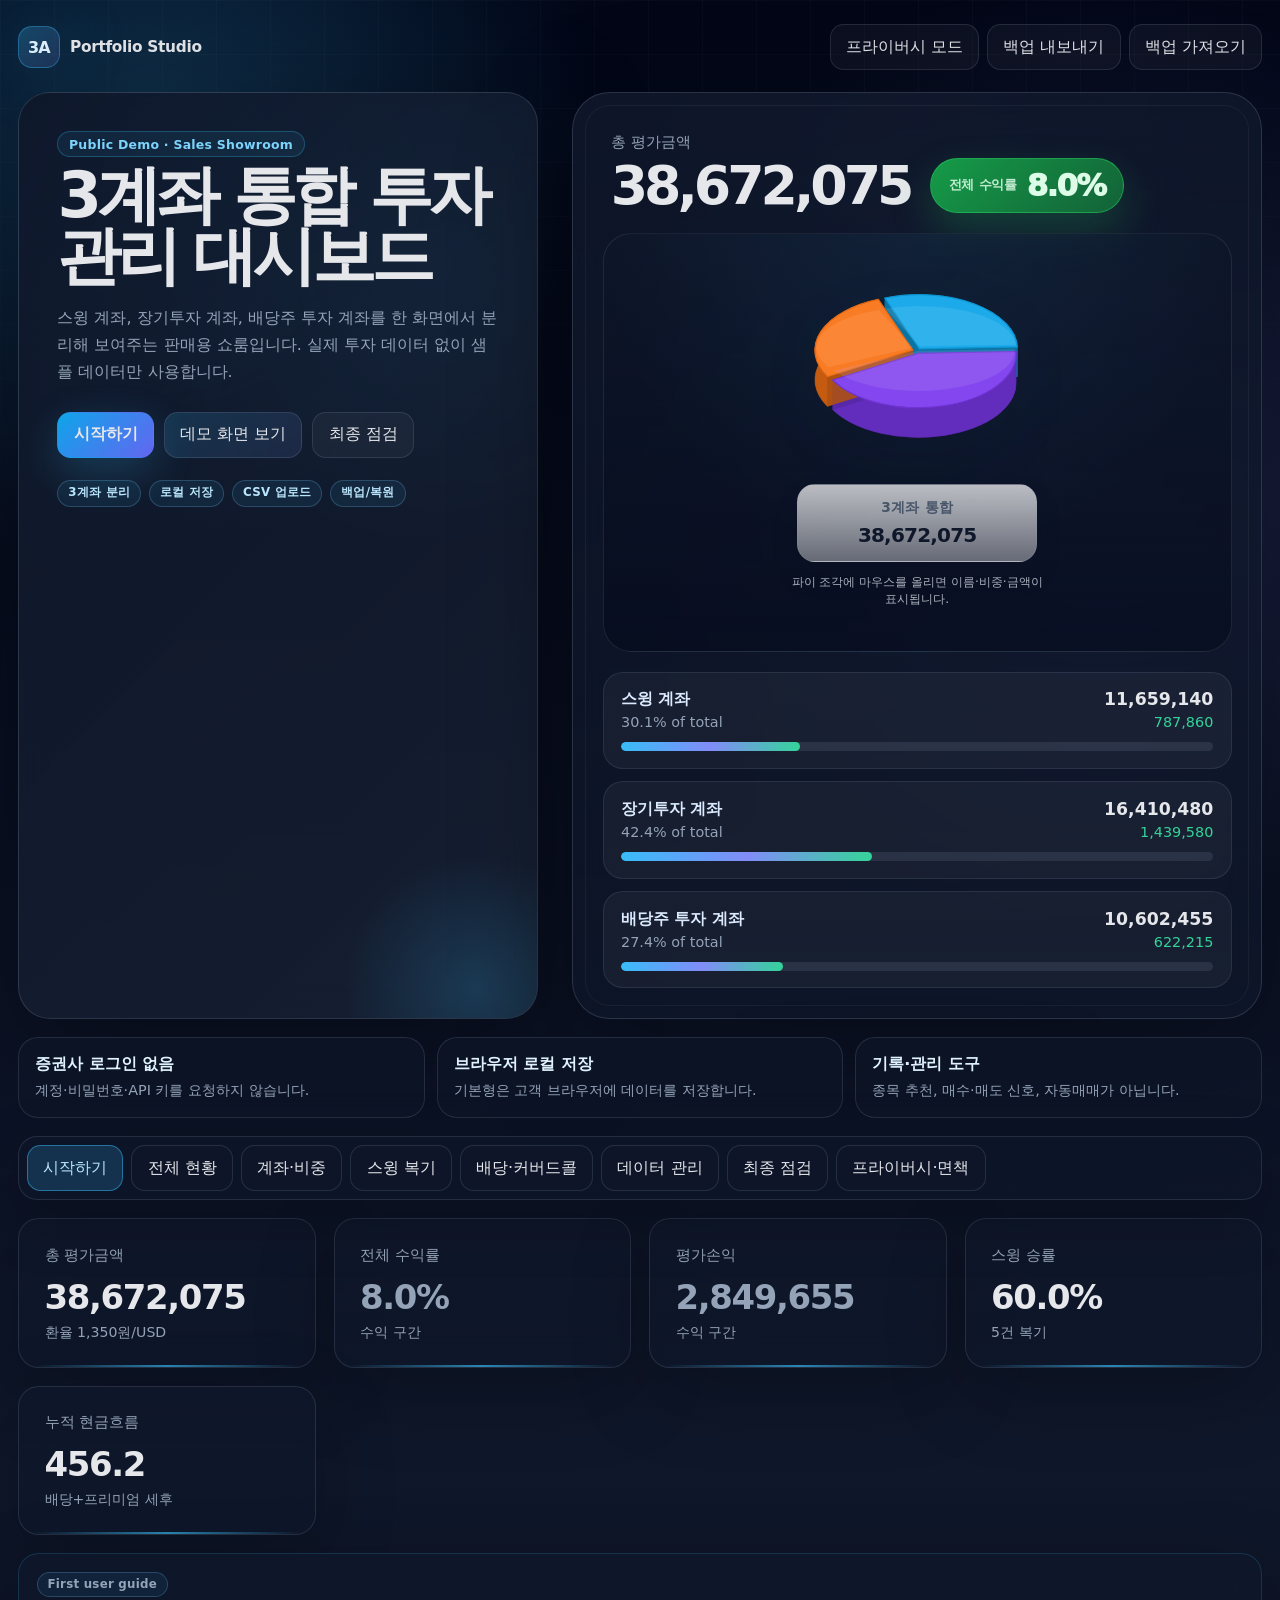
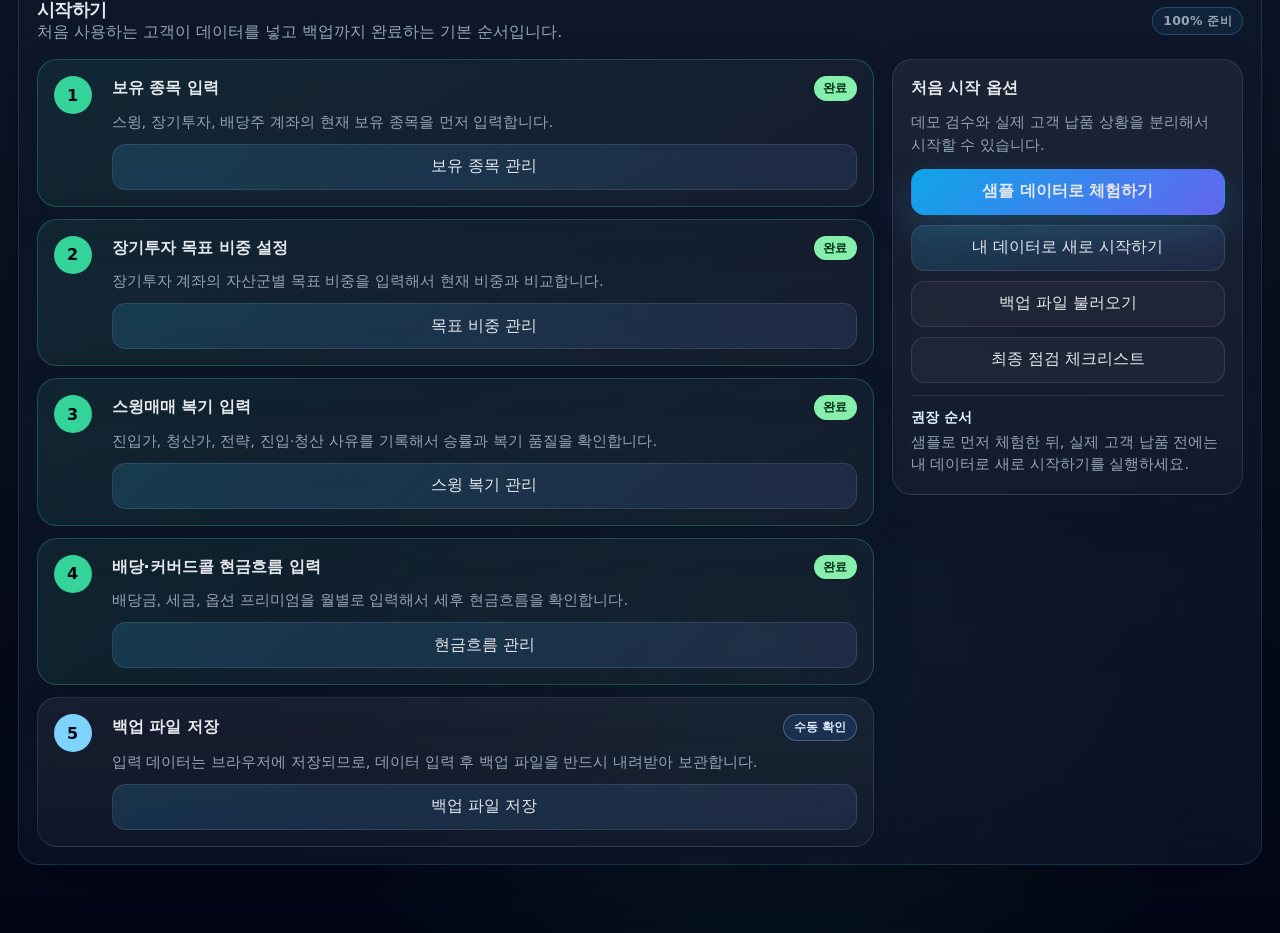
<file: index.html>
<!doctype html>
<html lang="ko">
<head>
  <meta charset="utf-8" />
  <meta name="viewport" content="width=device-width, initial-scale=1" />
  <meta name="theme-color" content="#020617" />
  <meta name="description" content="스윙 계좌, 장기투자 계좌, 배당주 투자 계좌를 분리해서 보여주는 개인투자자용 웹 포트폴리오 대시보드 공개 데모입니다." />
  <title>3계좌 통합 투자관리 대시보드 — 공개 데모</title>
  <link rel="stylesheet" href="./styles.css?v=overview-fit-v25" />
</head>
<body>
  <div id="app"></div>
  <script src="./config.js?v=overview-fit-v25"></script>
  <script src="./app.js?v=overview-fit-v25"></script>
</body>
</html>
</file>
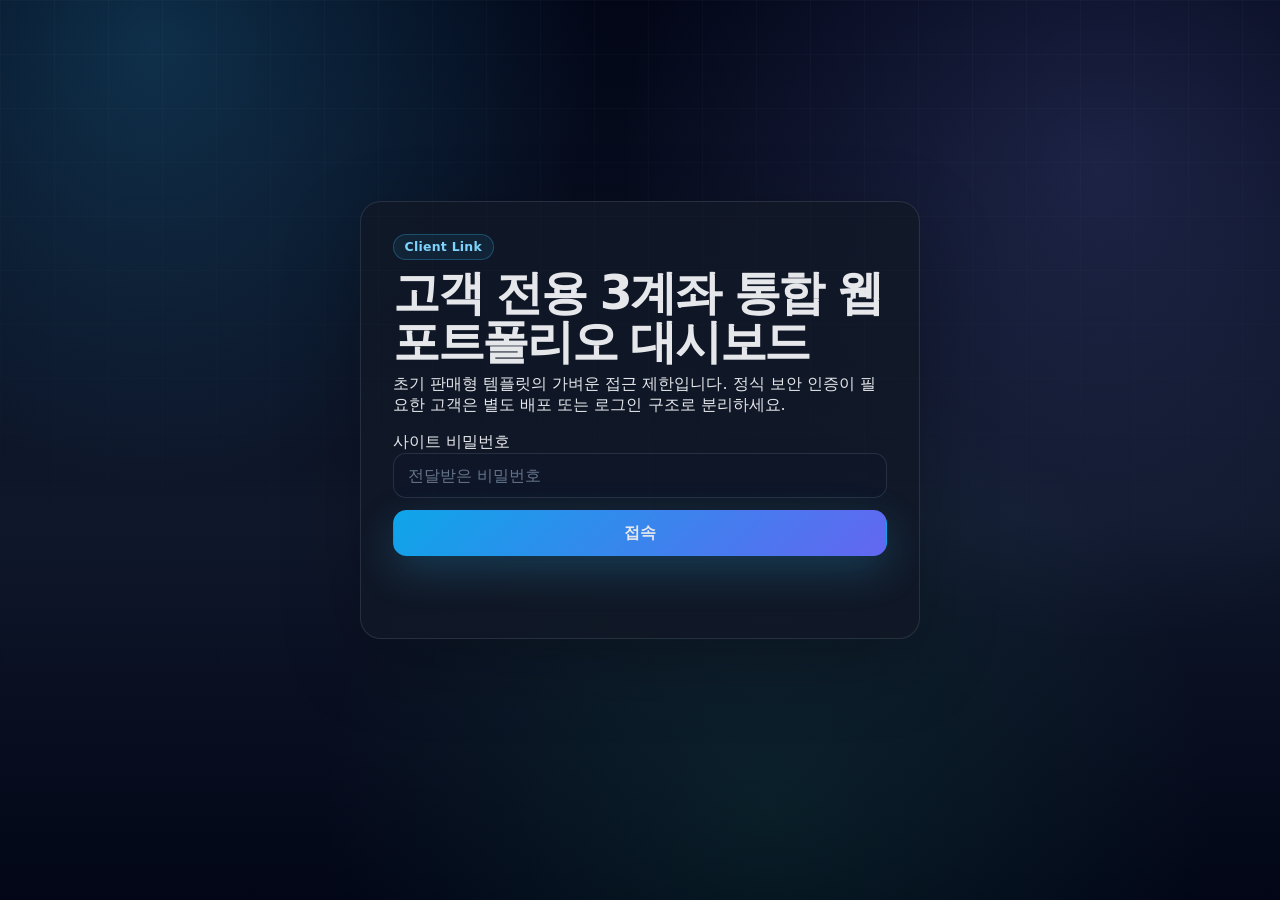
<file: client-template/index.html>
<!doctype html>
<html lang="ko">
<head>
  <meta charset="utf-8" />
  <meta name="viewport" content="width=device-width, initial-scale=1" />
  <meta name="theme-color" content="#020617" />
  <meta name="description" content="스윙 계좌, 장기투자 계좌, 배당주 투자 계좌를 분리해서 보여주는 개인투자자용 웹 포트폴리오 대시보드 공개 데모입니다." />
  <title>3계좌 통합 투자관리 대시보드 — 공개 데모</title>
  <link rel="stylesheet" href="./styles.css?v=overview-fit-v25" />
</head>
<body>
  <div id="app"></div>
  <script src="./config.js?v=overview-fit-v25"></script>
  <script src="./app.js?v=overview-fit-v25"></script>
</body>
</html>
</file>
<file: styles.css>
:root {
  color-scheme: dark;
  --bg: #0f172a;
  --panel: #111827;
  --panel-2: #172036;
  --text: #e5e7eb;
  --muted: #94a3b8;
  --line: rgba(148, 163, 184, 0.22);
  --accent: #38bdf8;
  --good: #34d399;
  --bad: #fb7185;
  --warn: #fbbf24;
  --shadow: 0 24px 80px rgba(0, 0, 0, 0.24);
}

* {
  box-sizing: border-box;
}

body {
  margin: 0;
  min-height: 100vh;
  background:
    radial-gradient(circle at top left, rgba(56, 189, 248, 0.12), transparent 34rem),
    linear-gradient(180deg, #0b1120 0%, var(--bg) 100%);
  color: var(--text);
  font-family: Inter, Pretendard, "Apple SD Gothic Neo", system-ui, -apple-system, BlinkMacSystemFont, "Segoe UI", sans-serif;
}

button,
input,
select {
  font: inherit;
}

button,
.file-button {
  border: 1px solid var(--line);
  border-radius: 0.85rem;
  padding: 0.72rem 0.95rem;
  color: var(--text);
  background: rgba(15, 23, 42, 0.74);
  cursor: pointer;
  transition: transform 0.14s ease, border-color 0.14s ease, background 0.14s ease;
}

button:hover,
.file-button:hover {
  transform: translateY(-1px);
  border-color: rgba(56, 189, 248, 0.54);
}

.primary {
  background: linear-gradient(135deg, #0284c7, #0ea5e9);
  border-color: transparent;
  font-weight: 700;
}

.secondary {
  background: rgba(56, 189, 248, 0.1);
}

.ghost {
  background: rgba(255, 255, 255, 0.04);
}

.danger {
  background: rgba(251, 113, 133, 0.14);
  border-color: rgba(251, 113, 133, 0.34);
}

input,
select {
  width: 100%;
  min-width: 0;
  border: 1px solid var(--line);
  border-radius: 0.8rem;
  padding: 0.75rem 0.86rem;
  background: rgba(15, 23, 42, 0.76);
  color: var(--text);
}

input::placeholder {
  color: #64748b;
}

input[type="file"] {
  display: none;
}

#app {
  width: min(1240px, calc(100% - 32px));
  margin: 0 auto;
  padding: 34px 0 52px;
}

.topbar {
  display: flex;
  justify-content: space-between;
  gap: 24px;
  align-items: flex-start;
  margin-bottom: 18px;
}

.eyebrow,
.pill {
  display: inline-flex;
  width: fit-content;
  margin-bottom: 8px;
  border: 1px solid rgba(56, 189, 248, 0.28);
  border-radius: 999px;
  padding: 0.28rem 0.66rem;
  color: #7dd3fc;
  background: rgba(56, 189, 248, 0.08);
  font-size: 0.78rem;
  font-weight: 700;
  letter-spacing: 0.02em;
}

h1,
h2,
h3,
p {
  margin-top: 0;
}

h1 {
  margin-bottom: 8px;
  font-size: clamp(2rem, 3.7vw, 4rem);
  line-height: 1.04;
  letter-spacing: -0.05em;
}

h2 {
  margin-bottom: 0;
  font-size: 1.15rem;
  letter-spacing: -0.02em;
}

h3 {
  font-size: 0.98rem;
  margin-bottom: 8px;
}

.subcopy {
  max-width: 760px;
  color: var(--muted);
  line-height: 1.68;
}

.top-actions {
  display: flex;
  gap: 8px;
  flex-wrap: wrap;
  justify-content: flex-end;
}

.notice {
  margin: 18px 0;
  padding: 1rem 1.1rem;
  border: 1px solid rgba(251, 191, 36, 0.28);
  border-radius: 1rem;
  background: rgba(251, 191, 36, 0.08);
  color: #fde68a;
  line-height: 1.7;
}

.tabs {
  display: flex;
  gap: 8px;
  flex-wrap: wrap;
  padding: 8px;
  border: 1px solid var(--line);
  border-radius: 1.2rem;
  background: rgba(15, 23, 42, 0.62);
  position: sticky;
  top: 10px;
  z-index: 5;
  backdrop-filter: blur(16px);
}

.tabs button.active {
  background: rgba(56, 189, 248, 0.18);
  border-color: rgba(56, 189, 248, 0.48);
  color: #bae6fd;
}

.summary-grid {
  display: grid;
  grid-template-columns: repeat(4, minmax(0, 1fr));
  gap: 14px;
  margin: 18px 0;
}

.summary-grid.compact {
  grid-template-columns: repeat(3, minmax(0, 1fr));
}

.metric-card,
.panel,
.auth-card {
  border: 1px solid var(--line);
  border-radius: 1.3rem;
  background: rgba(17, 24, 39, 0.84);
  box-shadow: var(--shadow);
}

.metric-card {
  padding: 1.1rem;
}

.metric-card span,
.metric-card small,
.panel-head span,
.muted {
  color: var(--muted);
}

.metric-card span,
.metric-card small {
  display: block;
}

.metric-card strong {
  display: block;
  margin: 0.62rem 0 0.32rem;
  font-size: clamp(1.34rem, 2vw, 2rem);
  letter-spacing: -0.04em;
}

.grid-2 {
  display: grid;
  grid-template-columns: repeat(2, minmax(0, 1fr));
  gap: 16px;
}

.panel {
  padding: 1.1rem;
  margin-bottom: 16px;
}

.panel-head {
  display: flex;
  justify-content: space-between;
  gap: 12px;
  align-items: flex-end;
  margin-bottom: 16px;
}

.table-wrap {
  width: 100%;
  overflow-x: auto;
  border: 1px solid var(--line);
  border-radius: 1rem;
}

table {
  width: 100%;
  border-collapse: collapse;
  min-width: 840px;
}

th,
td {
  padding: 0.82rem 0.9rem;
  border-bottom: 1px solid var(--line);
  text-align: left;
  vertical-align: top;
  white-space: nowrap;
}

th {
  color: #cbd5e1;
  font-size: 0.82rem;
  background: rgba(255, 255, 255, 0.04);
}

td {
  color: #e2e8f0;
}

tr:last-child td {
  border-bottom: 0;
}

.num {
  text-align: right;
  font-variant-numeric: tabular-nums;
}

.positive {
  color: var(--good);
}

.negative {
  color: var(--bad);
}

.bar-list {
  display: grid;
  gap: 14px;
}

.bar-meta {
  display: flex;
  justify-content: space-between;
  gap: 16px;
  margin-bottom: 7px;
  font-size: 0.94rem;
}

.bar-track {
  height: 10px;
  overflow: hidden;
  border-radius: 999px;
  background: rgba(148, 163, 184, 0.16);
}

.bar-fill {
  height: 100%;
  border-radius: 999px;
  background: linear-gradient(90deg, rgba(14, 165, 233, 0.74), rgba(52, 211, 153, 0.78));
}


.chip-list {
  display: flex;
  flex-wrap: wrap;
  gap: 8px;
}

.chip-list span {
  border: 1px solid var(--line);
  border-radius: 999px;
  padding: 0.45rem 0.72rem;
  color: #bfdbfe;
  background: rgba(56, 189, 248, 0.08);
  font-size: 0.9rem;
}

.form-grid {
  display: grid;
  grid-template-columns: repeat(4, minmax(0, 1fr));
  gap: 10px;
}

.form-grid button {
  grid-column: span 2;
}

.csv-block {
  display: grid;
  gap: 10px;
  margin-bottom: 16px;
  padding-bottom: 16px;
  border-bottom: 1px solid var(--line);
}

.csv-block:last-child {
  border-bottom: 0;
  margin-bottom: 0;
  padding-bottom: 0;
}

code {
  display: block;
  width: 100%;
  overflow-x: auto;
  border: 1px solid var(--line);
  border-radius: 0.8rem;
  padding: 0.76rem;
  color: #bfdbfe;
  background: rgba(15, 23, 42, 0.92);
}

.file-button {
  display: inline-flex;
  align-items: center;
  justify-content: center;
  width: fit-content;
}

.action-list {
  display: flex;
  flex-wrap: wrap;
  gap: 10px;
  margin-bottom: 14px;
}

.status-grid {
  display: grid;
  grid-template-columns: repeat(4, minmax(0, 1fr));
  gap: 10px;
}

.status-grid div {
  border: 1px solid var(--line);
  border-radius: 1rem;
  padding: 1rem;
  background: rgba(255, 255, 255, 0.035);
}

.status-grid strong {
  display: block;
  margin-bottom: 4px;
  font-size: 1.7rem;
}

.status-grid span {
  color: var(--muted);
}

.empty {
  border: 1px dashed var(--line);
  border-radius: 1rem;
  padding: 1.4rem;
  color: var(--muted);
  text-align: center;
}

.prose {
  line-height: 1.76;
}

.prose ul {
  padding-left: 1.2rem;
}

.auth-shell {
  display: grid;
  min-height: 88vh;
  place-items: center;
}

.auth-card {
  width: min(560px, 100%);
  padding: 2rem;
}

.stack {
  display: grid;
  gap: 12px;
}

.error-text {
  min-height: 1.4rem;
  color: var(--bad);
}

@media (max-width: 900px) {
  #app {
    width: min(100% - 22px, 1240px);
    padding-top: 18px;
  }

  .topbar,
  .panel-head {
    display: block;
  }

  .top-actions {
    justify-content: flex-start;
  }

  .summary-grid,
  .summary-grid.compact,
  .grid-2,
  .status-grid {
    grid-template-columns: 1fr;
  }

  .form-grid {
    grid-template-columns: 1fr;
  }

  .form-grid button {
    grid-column: auto;
  }

  .tabs {
    position: static;
  }
}

/* v2: 3계좌 입력·계산·시각화 구조 */
.hero-composition {
  overflow: hidden;
}

.composition-layout {
  display: grid;
  grid-template-columns: minmax(280px, 0.9fr) minmax(0, 1.7fr);
  gap: 18px;
  align-items: stretch;
}

.master-donut-card,
.account-pie-card,
.account-detail-card,
.premium-block {
  border: 1px solid var(--line);
  border-radius: 1.15rem;
  background: rgba(255, 255, 255, 0.035);
}

.master-donut-card {
  padding: 1rem;
  display: grid;
  gap: 18px;
  align-content: start;
}

.account-pie-grid,
.account-detail-grid {
  display: grid;
  grid-template-columns: repeat(3, minmax(0, 1fr));
  gap: 14px;
}

.account-pie-card {
  padding: 1rem;
  min-width: 0;
}

.account-pie-header {
  display: flex;
  justify-content: space-between;
  gap: 12px;
  align-items: flex-start;
  margin-bottom: 14px;
}

.account-pie-header h3 {
  margin-bottom: 4px;
}

.account-pie-header p {
  margin-bottom: 0;
  color: var(--muted);
  font-size: 0.86rem;
  line-height: 1.45;
}

.account-pie-header strong {
  white-space: nowrap;
  font-variant-numeric: tabular-nums;
}

.donut-wrap {
  display: grid;
  grid-template-columns: 150px minmax(0, 1fr);
  gap: 14px;
  align-items: center;
}

.donut-wrap.large {
  grid-template-columns: 210px minmax(0, 1fr);
}

.donut {
  position: relative;
  width: 150px;
  aspect-ratio: 1;
  border-radius: 999px;
  box-shadow: inset 0 0 0 1px rgba(255, 255, 255, 0.08), 0 18px 46px rgba(0, 0, 0, 0.24);
}

.donut-wrap.large .donut {
  width: 210px;
}

.donut::after {
  content: "";
  position: absolute;
  inset: 18%;
  border-radius: inherit;
  background: #111827;
  box-shadow: inset 0 0 0 1px rgba(148, 163, 184, 0.2);
}

.donut-center {
  position: absolute;
  inset: 26%;
  z-index: 1;
  display: grid;
  place-items: center;
  align-content: center;
  text-align: center;
}

.donut-center span {
  color: var(--muted);
  font-size: 0.78rem;
  line-height: 1.1;
}

.donut-center strong {
  display: block;
  margin-top: 6px;
  font-size: 0.95rem;
  letter-spacing: -0.04em;
  font-variant-numeric: tabular-nums;
}

.donut-wrap.large .donut-center strong {
  font-size: 1.18rem;
}

.legend-list {
  display: grid;
  gap: 8px;
  min-width: 0;
}

.legend-row {
  display: flex;
  justify-content: space-between;
  gap: 10px;
  align-items: center;
  color: #dbeafe;
  font-size: 0.88rem;
}

.legend-row span {
  display: inline-flex;
  align-items: center;
  gap: 8px;
  min-width: 0;
}

.legend-row i {
  display: inline-block;
  width: 10px;
  height: 10px;
  border-radius: 999px;
  flex: 0 0 auto;
}

.legend-row strong {
  font-variant-numeric: tabular-nums;
  white-space: nowrap;
}

.mini-stats {
  display: grid;
  grid-template-columns: repeat(2, minmax(0, 1fr));
  gap: 8px;
  margin-top: 12px;
}

.mini-stats span {
  border: 1px solid var(--line);
  border-radius: 0.85rem;
  padding: 0.68rem;
  color: var(--muted);
  background: rgba(15, 23, 42, 0.58);
  font-size: 0.82rem;
}

.mini-stats strong {
  display: block;
  margin-top: 3px;
  font-size: 0.94rem;
}

.account-detail-card {
  margin-bottom: 16px;
}

.account-compact {
  grid-template-columns: 1fr;
  margin: 0 0 16px;
}

.panel-head.slim {
  margin-top: 4px;
  margin-bottom: 12px;
}

.account-settings-grid {
  display: grid;
  grid-template-columns: repeat(3, minmax(0, 1fr));
  gap: 12px;
}

.account-settings-grid fieldset {
  border: 1px solid var(--line);
  border-radius: 1rem;
  padding: 1rem;
  margin: 0;
  display: grid;
  gap: 10px;
  background: rgba(255, 255, 255, 0.035);
}

.account-settings-grid legend {
  padding: 0 0.35rem;
  color: #bae6fd;
  font-weight: 700;
}

.account-settings-grid label {
  display: grid;
  gap: 6px;
  color: var(--muted);
  font-size: 0.86rem;
}

.account-settings-grid button {
  grid-column: 1 / -1;
  width: fit-content;
}

.premium-block.locked {
  background: linear-gradient(135deg, rgba(167, 139, 250, 0.12), rgba(17, 24, 39, 0.84));
}

.sunburst-placeholder {
  display: grid;
  gap: 14px;
}

@media (max-width: 1120px) {
  .composition-layout,
  .account-pie-grid,
  .account-detail-grid,
  .account-settings-grid {
    grid-template-columns: 1fr;
  }

  .donut-wrap,
  .donut-wrap.large {
    grid-template-columns: 170px minmax(0, 1fr);
  }

  .donut-wrap.large .donut,
  .donut {
    width: 170px;
  }
}

@media (max-width: 620px) {
  .donut-wrap,
  .donut-wrap.large {
    grid-template-columns: 1fr;
    justify-items: center;
  }

  .legend-list {
    width: 100%;
  }

  .account-pie-header {
    display: block;
  }

  .account-pie-header strong {
    display: block;
    margin-top: 8px;
  }

  .account-settings-grid button {
    width: 100%;
  }
}



/* v3: 판매용 쇼룸 디자인 업그레이드 */
:root {
  --bg: #020617;
  --panel: rgba(15, 23, 42, 0.78);
  --panel-2: rgba(30, 41, 59, 0.68);
  --line: rgba(148, 163, 184, 0.18);
  --accent: #38bdf8;
  --accent-2: #818cf8;
  --glow: 0 0 80px rgba(56, 189, 248, 0.18);
}

body {
  background:
    radial-gradient(circle at 12% 5%, rgba(56, 189, 248, 0.22), transparent 28rem),
    radial-gradient(circle at 86% 18%, rgba(129, 140, 248, 0.18), transparent 30rem),
    radial-gradient(circle at 60% 90%, rgba(52, 211, 153, 0.1), transparent 28rem),
    linear-gradient(180deg, #020617 0%, #0f172a 58%, #020617 100%);
}

body::before {
  content: "";
  position: fixed;
  inset: 0;
  pointer-events: none;
  background-image:
    linear-gradient(rgba(148, 163, 184, 0.045) 1px, transparent 1px),
    linear-gradient(90deg, rgba(148, 163, 184, 0.045) 1px, transparent 1px);
  background-size: 54px 54px;
  mask-image: linear-gradient(to bottom, rgba(0, 0, 0, 0.9), transparent 78%);
}

#app {
  width: min(1320px, calc(100% - 36px));
  padding-top: 24px;
}

.site-header {
  display: flex;
  align-items: center;
  justify-content: space-between;
  gap: 18px;
  margin-bottom: 22px;
}

.brand-mark {
  display: inline-flex;
  align-items: center;
  gap: 10px;
  color: var(--text);
  text-decoration: none;
}

.brand-mark span {
  display: grid;
  place-items: center;
  width: 42px;
  height: 42px;
  border: 1px solid rgba(56, 189, 248, 0.36);
  border-radius: 14px;
  color: #e0f2fe;
  background: linear-gradient(135deg, rgba(56, 189, 248, 0.26), rgba(129, 140, 248, 0.16));
  box-shadow: var(--glow);
  font-weight: 900;
  letter-spacing: -0.04em;
}

.brand-mark strong {
  font-size: 0.96rem;
  letter-spacing: -0.02em;
}

.showroom-hero {
  display: grid;
  grid-template-columns: minmax(0, 1.02fr) minmax(380px, 0.98fr);
  gap: 24px;
  align-items: stretch;
  margin-bottom: 18px;
}

.hero-copy,
.hero-dashboard-card,
.trust-strip,
.tabs,
.metric-card,
.panel {
  backdrop-filter: blur(18px);
}

.hero-copy {
  position: relative;
  overflow: hidden;
  padding: clamp(1.4rem, 3vw, 2.4rem);
  border: 1px solid rgba(148, 163, 184, 0.2);
  border-radius: 2rem;
  background:
    linear-gradient(135deg, rgba(15, 23, 42, 0.92), rgba(30, 41, 59, 0.58)),
    radial-gradient(circle at 80% 18%, rgba(56, 189, 248, 0.22), transparent 18rem);
  box-shadow: 0 32px 120px rgba(0, 0, 0, 0.34);
}

.hero-copy::after {
  content: "";
  position: absolute;
  right: -80px;
  bottom: -110px;
  width: 280px;
  height: 280px;
  border-radius: 999px;
  background: radial-gradient(circle, rgba(56, 189, 248, 0.18), transparent 68%);
}

.hero-copy > * {
  position: relative;
  z-index: 1;
}

.hero-copy h1 {
  max-width: 780px;
  margin-bottom: 18px;
  font-size: clamp(2.45rem, 5vw, 5.4rem);
  line-height: 0.95;
  letter-spacing: -0.075em;
}

.hero-actions {
  display: flex;
  gap: 10px;
  flex-wrap: wrap;
  margin-top: 26px;
}

.hero-badges {
  display: flex;
  gap: 8px;
  flex-wrap: wrap;
  margin-top: 22px;
}

.hero-badges span,
.section-kicker,
.mini-kicker {
  display: inline-flex;
  width: fit-content;
  border: 1px solid rgba(125, 211, 252, 0.22);
  border-radius: 999px;
  padding: 0.3rem 0.62rem;
  color: #bae6fd;
  background: rgba(56, 189, 248, 0.08);
  font-size: 0.74rem;
  font-weight: 800;
  letter-spacing: 0.02em;
}

.hero-dashboard-card {
  position: relative;
  overflow: hidden;
  display: grid;
  gap: 16px;
  align-content: start;
  padding: 1.2rem;
  border: 1px solid rgba(148, 163, 184, 0.22);
  border-radius: 2rem;
  background:
    linear-gradient(180deg, rgba(15, 23, 42, 0.92), rgba(15, 23, 42, 0.68)),
    radial-gradient(circle at top, rgba(129, 140, 248, 0.18), transparent 20rem);
  box-shadow: 0 32px 120px rgba(0, 0, 0, 0.32);
}

.hero-dashboard-card::before {
  content: "";
  position: absolute;
  inset: 12px;
  border: 1px solid rgba(255, 255, 255, 0.05);
  border-radius: 1.55rem;
  pointer-events: none;
}

.hero-card-head {
  position: relative;
  z-index: 1;
  display: flex;
  justify-content: space-between;
  gap: 14px;
  align-items: flex-start;
  padding: 0.4rem 0.35rem 0;
}

.hero-card-head span {
  color: var(--muted);
  font-size: 0.86rem;
}

.hero-card-head strong {
  display: block;
  margin-top: 5px;
  font-size: clamp(1.8rem, 3vw, 2.6rem);
  letter-spacing: -0.06em;
}

.hero-donut-shell {
  position: relative;
  z-index: 1;
  padding: 0.8rem;
  border: 1px solid rgba(148, 163, 184, 0.14);
  border-radius: 1.4rem;
  background: rgba(2, 6, 23, 0.32);
}

.hero-account-stack {
  position: relative;
  z-index: 1;
  display: grid;
  gap: 10px;
}

.hero-account-row {
  padding: 0.88rem;
  border: 1px solid rgba(148, 163, 184, 0.15);
  border-radius: 1.1rem;
  background: rgba(255, 255, 255, 0.045);
}

.hero-account-main,
.hero-account-sub {
  display: flex;
  justify-content: space-between;
  gap: 10px;
}

.hero-account-main span {
  color: #dbeafe;
  font-weight: 800;
}

.hero-account-main strong,
.hero-account-sub span:last-child {
  white-space: nowrap;
  font-variant-numeric: tabular-nums;
}

.hero-account-sub {
  margin-top: 4px;
  color: var(--muted);
  font-size: 0.82rem;
}

.hero-progress {
  overflow: hidden;
  height: 7px;
  margin-top: 10px;
  border-radius: 999px;
  background: rgba(148, 163, 184, 0.15);
}

.hero-progress i {
  display: block;
  height: 100%;
  border-radius: inherit;
  background: linear-gradient(90deg, #38bdf8, #818cf8, #34d399);
}

.trust-strip {
  display: grid;
  grid-template-columns: repeat(3, minmax(0, 1fr));
  gap: 12px;
  margin: 18px 0;
}

.trust-strip div {
  padding: 1rem;
  border: 1px solid rgba(148, 163, 184, 0.18);
  border-radius: 1.25rem;
  background: rgba(15, 23, 42, 0.64);
}

.trust-strip strong {
  display: block;
  margin-bottom: 5px;
  color: #e0f2fe;
}

.trust-strip span {
  color: var(--muted);
  font-size: 0.9rem;
  line-height: 1.5;
}

.tabs {
  margin-top: 18px;
  margin-bottom: 18px;
  box-shadow: 0 18px 60px rgba(0, 0, 0, 0.22);
}

.showroom-metrics {
  margin-top: 0;
}

.metric-card,
.panel,
.master-donut-card,
.account-pie-card,
.account-detail-card,
.premium-block {
  background:
    linear-gradient(180deg, rgba(15, 23, 42, 0.86), rgba(15, 23, 42, 0.62));
  border-color: rgba(148, 163, 184, 0.18);
}

.metric-card {
  position: relative;
  overflow: hidden;
}

.metric-card::after {
  content: "";
  position: absolute;
  inset: auto 14px 0 14px;
  height: 2px;
  border-radius: 999px;
  background: linear-gradient(90deg, transparent, rgba(56, 189, 248, 0.68), transparent);
}

.showroom-panel {
  position: relative;
  overflow: hidden;
}

.showroom-panel::before {
  content: "";
  position: absolute;
  inset: -120px -80px auto auto;
  width: 240px;
  height: 240px;
  border-radius: 999px;
  background: radial-gradient(circle, rgba(56, 189, 248, 0.14), transparent 70%);
  pointer-events: none;
}

.composition-layout {
  grid-template-columns: minmax(330px, 0.86fr) minmax(0, 1.74fr);
}

.elevated-card {
  box-shadow: inset 0 0 0 1px rgba(255, 255, 255, 0.035), 0 24px 70px rgba(0, 0, 0, 0.28);
}

.card-label {
  width: fit-content;
  border: 1px solid rgba(56, 189, 248, 0.28);
  border-radius: 999px;
  padding: 0.28rem 0.62rem;
  color: #7dd3fc;
  background: rgba(56, 189, 248, 0.08);
  font-size: 0.76rem;
  font-weight: 800;
}

.account-pie-card {
  transition: transform 0.16s ease, border-color 0.16s ease, background 0.16s ease;
}

.account-pie-card:hover {
  transform: translateY(-3px);
  border-color: rgba(56, 189, 248, 0.34);
  background: linear-gradient(180deg, rgba(15, 23, 42, 0.94), rgba(30, 41, 59, 0.66));
}

.account-pie-header {
  min-height: 88px;
}

.account-pie-header h3 {
  font-size: 1.12rem;
  letter-spacing: -0.035em;
}

.account-pie-header strong {
  color: #e0f2fe;
}

.account-pie-card.account-swing {
  border-color: rgba(56, 189, 248, 0.34);
  background:
    radial-gradient(circle at 18% 0%, rgba(56, 189, 248, 0.12), transparent 34%),
    linear-gradient(180deg, rgba(15, 23, 42, 0.88), rgba(15, 23, 42, 0.62));
}

.account-pie-card.account-long {
  border-color: rgba(139, 92, 246, 0.34);
  background:
    radial-gradient(circle at 18% 0%, rgba(139, 92, 246, 0.13), transparent 34%),
    linear-gradient(180deg, rgba(15, 23, 42, 0.88), rgba(15, 23, 42, 0.62));
}

.account-pie-card.account-dividend {
  border-color: rgba(245, 158, 11, 0.34);
  background:
    radial-gradient(circle at 18% 0%, rgba(245, 158, 11, 0.13), transparent 34%),
    linear-gradient(180deg, rgba(15, 23, 42, 0.88), rgba(15, 23, 42, 0.62));
}

.account-pie-card.account-swing:hover {
  border-color: rgba(56, 189, 248, 0.62);
}

.account-pie-card.account-long:hover {
  border-color: rgba(139, 92, 246, 0.62);
}

.account-pie-card.account-dividend:hover {
  border-color: rgba(245, 158, 11, 0.62);
}

.palette-accounts .donut {
  box-shadow:
    inset 0 0 0 1px rgba(255, 255, 255, 0.08),
    0 18px 54px rgba(139, 92, 246, 0.13),
    0 18px 54px rgba(245, 158, 11, 0.1),
    0 18px 46px rgba(0, 0, 0, 0.24);
}

.palette-swing .donut {
  box-shadow:
    inset 0 0 0 1px rgba(255, 255, 255, 0.08),
    0 18px 48px rgba(56, 189, 248, 0.18),
    0 18px 46px rgba(0, 0, 0, 0.24);
}

.palette-long .donut {
  box-shadow:
    inset 0 0 0 1px rgba(255, 255, 255, 0.08),
    0 18px 48px rgba(139, 92, 246, 0.2),
    0 18px 46px rgba(0, 0, 0, 0.24);
}

.palette-dividend .donut {
  box-shadow:
    inset 0 0 0 1px rgba(255, 255, 255, 0.08),
    0 18px 48px rgba(245, 158, 11, 0.19),
    0 18px 46px rgba(0, 0, 0, 0.24);
}


.showcase-grid {
  display: grid;
  grid-template-columns: repeat(3, minmax(0, 1fr));
  gap: 14px;
  margin: 18px 0;
}

.feature-panel {
  position: relative;
  overflow: hidden;
  padding: 1.2rem;
  min-height: 178px;
}

.feature-panel::after {
  content: "";
  position: absolute;
  right: -54px;
  bottom: -70px;
  width: 170px;
  height: 170px;
  border-radius: 999px;
  background: radial-gradient(circle, rgba(129, 140, 248, 0.14), transparent 68%);
}

.feature-number {
  display: block;
  margin-bottom: 18px;
  color: rgba(125, 211, 252, 0.9);
  font-size: 0.82rem;
  font-weight: 900;
  letter-spacing: 0.12em;
}

.feature-panel h2,
.feature-panel p {
  position: relative;
  z-index: 1;
}

.feature-panel p {
  margin-bottom: 0;
  color: var(--muted);
  line-height: 1.65;
}

.chart-panel {
  min-height: 340px;
}

.flow-panel {
  margin: 18px 0;
}

.flow-steps {
  display: grid;
  grid-template-columns: repeat(4, minmax(0, 1fr));
  gap: 12px;
}

.flow-steps div {
  position: relative;
  padding: 1rem;
  border: 1px solid rgba(148, 163, 184, 0.16);
  border-radius: 1.1rem;
  background: rgba(255, 255, 255, 0.04);
}

.flow-steps strong {
  display: grid;
  place-items: center;
  width: 32px;
  height: 32px;
  margin-bottom: 12px;
  border-radius: 999px;
  color: #020617;
  background: #7dd3fc;
  font-weight: 900;
}

.flow-steps span {
  color: #dbeafe;
  line-height: 1.45;
}

.donut {
  box-shadow:
    inset 0 0 0 1px rgba(255, 255, 255, 0.08),
    0 18px 48px rgba(56, 189, 248, 0.08),
    0 18px 46px rgba(0, 0, 0, 0.24);
}

.donut::after {
  background: radial-gradient(circle at 32% 24%, #1e293b, #0f172a 68%);
}

button,
.file-button {
  box-shadow: none;
}

.primary {
  background: linear-gradient(135deg, #0ea5e9, #6366f1);
  box-shadow: 0 14px 42px rgba(56, 189, 248, 0.22);
}

.secondary {
  background: linear-gradient(135deg, rgba(56, 189, 248, 0.16), rgba(129, 140, 248, 0.11));
}

@media (max-width: 1100px) {
  .showroom-hero,
  .composition-layout {
    grid-template-columns: 1fr;
  }

  .hero-dashboard-card {
    order: -1;
  }

  .account-pie-grid,
  .account-detail-grid,
  .showcase-grid,
  .trust-strip,
  .flow-steps {
    grid-template-columns: 1fr;
  }

  .donut-wrap.large {
    grid-template-columns: 210px minmax(0, 1fr);
  }
}

@media (max-width: 720px) {
  #app {
    width: min(100% - 22px, 1320px);
    padding-top: 14px;
  }

  .site-header,
  .hero-card-head,
  .hero-account-main,
  .hero-account-sub {
    align-items: flex-start;
  }

  .site-header,
  .hero-card-head {
    display: grid;
  }

  .hero-copy,
  .hero-dashboard-card {
    border-radius: 1.35rem;
  }

  .hero-copy h1 {
    font-size: clamp(2.25rem, 16vw, 3.5rem);
  }

  .hero-actions button {
    width: 100%;
  }

  .trust-strip {
    margin-top: 12px;
  }

  .donut-wrap,
  .donut-wrap.large {
    grid-template-columns: 1fr;
    justify-items: center;
  }

  .donut-wrap.large .donut,
  .donut {
    width: min(230px, 80vw);
  }

  .legend-list {
    width: 100%;
  }

  .top-actions {
    width: 100%;
  }

  .top-actions button,
  .top-actions .file-button {
    flex: 1 1 auto;
    text-align: center;
  }
}

/* Clickable overview detail cards */
.detail-card-trigger {
  position: relative;
  cursor: pointer;
  outline: none;
  transition: transform 0.16s ease, border-color 0.16s ease, background 0.16s ease, box-shadow 0.16s ease;
}

.detail-card-trigger:hover,
.detail-card-trigger:focus-visible {
  transform: translateY(-2px);
  border-color: rgba(56, 189, 248, 0.62);
  box-shadow: 0 18px 58px rgba(14, 165, 233, 0.12);
}

.detail-card-trigger.selected {
  border-color: rgba(52, 211, 153, 0.72);
  background:
    linear-gradient(180deg, rgba(52, 211, 153, 0.09), rgba(255, 255, 255, 0.035));
  box-shadow: 0 20px 64px rgba(52, 211, 153, 0.11);
}

.detail-card-trigger.selected::before {
  content: "선택됨";
  position: absolute;
  top: 12px;
  right: 12px;
  z-index: 2;
  border: 1px solid rgba(52, 211, 153, 0.42);
  border-radius: 999px;
  padding: 0.28rem 0.56rem;
  color: #bbf7d0;
  background: rgba(22, 101, 52, 0.32);
  font-size: 0.72rem;
  font-weight: 800;
}

.detail-card-footer {
  display: flex;
  justify-content: space-between;
  gap: 12px;
  align-items: center;
  margin-top: 14px;
  padding-top: 12px;
  border-top: 1px solid var(--line);
}

.interaction-hint {
  color: var(--muted);
  font-size: 0.82rem;
  line-height: 1.45;
}

.detail-open-button {
  flex: 0 0 auto;
  padding: 0.54rem 0.72rem;
  border-color: rgba(56, 189, 248, 0.34);
  color: #bae6fd;
  background: rgba(56, 189, 248, 0.08);
  font-size: 0.84rem;
  font-weight: 800;
}

.overview-detail-panel {
  scroll-margin-top: 22px;
  border-color: rgba(56, 189, 248, 0.32);
  background:
    radial-gradient(circle at top left, rgba(56, 189, 248, 0.12), transparent 22rem),
    rgba(17, 24, 39, 0.88);
}

.detail-summary {
  margin-bottom: 16px;
}

.detail-section-grid {
  display: grid;
  grid-template-columns: repeat(2, minmax(0, 1fr));
  gap: 14px;
  margin-bottom: 14px;
}

.detail-subpanel {
  min-width: 0;
  border: 1px solid var(--line);
  border-radius: 1rem;
  padding: 1rem;
  background: rgba(255, 255, 255, 0.032);
}

.panel-head.slim {
  margin-bottom: 12px;
}

.panel-head.slim h3 {
  margin: 0;
  font-size: 1rem;
}

@media (max-width: 860px) {
  .detail-section-grid {
    grid-template-columns: 1fr;
  }

  .detail-card-footer {
    align-items: stretch;
    flex-direction: column;
  }

  .detail-open-button {
    width: 100%;
  }
}

/* v5: 데모 첫 화면 확대 + 전체 파이차트 2.5D 입체 효과 */
:root {
  --donut-depth-shadow: rgba(2, 6, 23, 0.82);
  --donut-rim-shadow: rgba(15, 23, 42, 0.88);
}

.showroom-hero {
  grid-template-columns: minmax(0, 0.86fr) minmax(460px, 1.14fr);
  gap: clamp(22px, 3vw, 34px);
}

.hero-dashboard-card {
  padding: clamp(1.4rem, 2.3vw, 2.05rem);
  gap: 20px;
  border-radius: 2.35rem;
}

.hero-card-head {
  padding: 0.62rem 0.5rem 0;
}

.hero-card-head span {
  font-size: 0.94rem;
}

.hero-card-head strong {
  margin-top: 8px;
  font-size: clamp(2.35rem, 4.2vw, 4rem);
  letter-spacing: -0.075em;
}

.hero-donut-shell {
  padding: clamp(1rem, 1.8vw, 1.35rem);
  border-radius: 1.75rem;
  background:
    linear-gradient(180deg, rgba(15, 23, 42, 0.58), rgba(2, 6, 23, 0.44)),
    radial-gradient(circle at 50% 0%, rgba(56, 189, 248, 0.16), transparent 62%);
}

.hero-donut-shell .donut-wrap.large {
  grid-template-columns: minmax(260px, 320px) minmax(0, 1fr);
  gap: clamp(16px, 2vw, 24px);
}

.hero-donut-shell .donut-wrap.large .donut {
  width: clamp(260px, 27vw, 320px);
}

.hero-donut-shell .donut-center span {
  font-size: 0.88rem;
}

.hero-donut-shell .donut-center strong {
  font-size: clamp(1.16rem, 1.7vw, 1.48rem);
}

.hero-account-stack {
  gap: 12px;
}

.hero-account-row {
  padding: 1.05rem 1.08rem;
  border-radius: 1.25rem;
}

.hero-account-main span {
  font-size: 0.98rem;
}

.hero-account-main strong {
  font-size: 1.08rem;
}

.hero-account-sub {
  font-size: 0.9rem;
}

.hero-progress {
  height: 9px;
  margin-top: 12px;
}

.showroom-metrics {
  gap: 18px;
}

.showroom-metrics .metric-card {
  min-height: 132px;
  padding: clamp(1.25rem, 2vw, 1.7rem);
}

.showroom-metrics .metric-card span {
  font-size: 0.95rem;
}

.showroom-metrics .metric-card strong {
  margin: 0.74rem 0 0.42rem;
  font-size: clamp(1.72rem, 2.65vw, 2.75rem);
}

.showroom-metrics .metric-card small {
  font-size: 0.88rem;
}

.composition-layout {
  grid-template-columns: minmax(390px, 0.98fr) minmax(0, 1.52fr);
  gap: 22px;
}

.master-donut-card {
  padding: clamp(1.18rem, 2vw, 1.55rem);
  border-radius: 1.45rem;
}

.master-donut-card .donut-wrap.large {
  grid-template-columns: minmax(245px, 295px) minmax(0, 1fr);
  gap: 20px;
}

.master-donut-card .donut-wrap.large .donut {
  width: clamp(245px, 24vw, 295px);
}

.account-pie-grid {
  gap: 16px;
}

.account-pie-card {
  padding: clamp(1.05rem, 1.65vw, 1.3rem);
  border-radius: 1.35rem;
}

.account-pie-card .donut-wrap {
  grid-template-columns: minmax(160px, 190px) minmax(0, 1fr);
  gap: 16px;
}

.account-pie-card .donut {
  width: clamp(160px, 15vw, 190px);
}

.chart-panel .donut-wrap,
.account-detail-card .donut-wrap,
.sunburst-placeholder .donut-wrap {
  grid-template-columns: minmax(170px, 210px) minmax(0, 1fr);
}

.chart-panel .donut,
.account-detail-card .donut,
.sunburst-placeholder .donut {
  width: clamp(170px, 16vw, 210px);
}

/* 모든 도넛/파이 차트에 적용되는 입체 효과 */
.donut-wrap {
  perspective: 1100px;
}

.donut {
  isolation: isolate;
  overflow: visible;
  transform: translateZ(0);
  transition: transform 0.18s ease, filter 0.18s ease, box-shadow 0.18s ease;
  box-shadow:
    inset 0 1px 0 rgba(255, 255, 255, 0.28),
    inset -16px -24px 34px rgba(2, 6, 23, 0.22),
    inset 16px 20px 36px rgba(255, 255, 255, 0.045),
    0 10px 0 var(--donut-rim-shadow),
    0 22px 0 rgba(2, 6, 23, 0.44),
    0 34px 70px rgba(0, 0, 0, 0.52);
  filter: drop-shadow(0 22px 20px rgba(2, 6, 23, 0.42));
}

.donut::before {
  content: "";
  position: absolute;
  inset: 0;
  z-index: 1;
  border-radius: inherit;
  background:
    radial-gradient(circle at 32% 22%, rgba(255, 255, 255, 0.62), rgba(255, 255, 255, 0.16) 16%, transparent 34%),
    linear-gradient(145deg, rgba(255, 255, 255, 0.2), transparent 38%, rgba(0, 0, 0, 0.38) 82%),
    radial-gradient(circle at 70% 76%, rgba(0, 0, 0, 0.28), transparent 44%);
  mix-blend-mode: soft-light;
  pointer-events: none;
}

.donut::after {
  z-index: 2;
  background:
    radial-gradient(circle at 34% 28%, rgba(30, 41, 59, 0.98), #0f172a 58%, #020617 100%);
  box-shadow:
    inset 0 3px 8px rgba(255, 255, 255, 0.06),
    inset 0 -14px 28px rgba(0, 0, 0, 0.42),
    0 0 0 1px rgba(148, 163, 184, 0.22),
    0 8px 20px rgba(0, 0, 0, 0.28);
}

.donut-center {
  z-index: 3;
}

.donut:hover {
  transform: translateY(-2px) scale(1.018);
  filter: drop-shadow(0 28px 24px rgba(2, 6, 23, 0.5));
}

.donut-wrap.large .donut {
  box-shadow:
    inset 0 1px 0 rgba(255, 255, 255, 0.3),
    inset -20px -30px 42px rgba(2, 6, 23, 0.24),
    inset 20px 24px 42px rgba(255, 255, 255, 0.048),
    0 13px 0 var(--donut-rim-shadow),
    0 27px 0 rgba(2, 6, 23, 0.46),
    0 44px 86px rgba(0, 0, 0, 0.56);
}

.donut-wrap.large .donut-center span {
  font-size: 0.84rem;
}

.donut-wrap.large .donut-center strong {
  font-size: clamp(1.22rem, 1.65vw, 1.55rem);
}

.legend-row {
  padding: 0.24rem 0;
}

.legend-row i {
  box-shadow:
    inset 0 1px 0 rgba(255, 255, 255, 0.38),
    0 4px 10px rgba(0, 0, 0, 0.28);
}

@media (max-width: 1180px) {
  .showroom-hero,
  .composition-layout {
    grid-template-columns: 1fr;
  }

  .hero-dashboard-card {
    max-width: none;
  }

  .hero-donut-shell .donut-wrap.large,
  .master-donut-card .donut-wrap.large {
    grid-template-columns: minmax(230px, 300px) minmax(0, 1fr);
  }
}

@media (max-width: 900px) {
  .showroom-metrics .metric-card {
    min-height: auto;
  }

  .hero-donut-shell .donut-wrap.large,
  .master-donut-card .donut-wrap.large,
  .account-pie-card .donut-wrap,
  .chart-panel .donut-wrap,
  .account-detail-card .donut-wrap,
  .sunburst-placeholder .donut-wrap {
    grid-template-columns: 1fr;
    justify-items: center;
    text-align: center;
  }

  .hero-donut-shell .donut-wrap.large .donut,
  .master-donut-card .donut-wrap.large .donut {
    width: min(78vw, 300px);
  }

  .account-pie-card .donut,
  .chart-panel .donut,
  .account-detail-card .donut,
  .sunburst-placeholder .donut {
    width: min(68vw, 220px);
  }

  .legend-list {
    width: 100%;
  }
}

/* v7: 반대 방향으로 눕는 3D 도넛 차트 + 검은 오버레이 제거
   - 차트가 화면 쪽으로 넘어지는 느낌을 줄이고, 반대 방향으로 비스듬히 누운 시점으로 변경
   - 차트 위를 덮던 어두운 코팅/블록형 오버레이 제거
   - 중앙 홀과 하단 그림자만 남겨 입체감은 유지 */
.donut-wrap {
  perspective: 1500px;
  transform-style: preserve-3d;
  overflow: visible;
  padding-top: 12px;
  padding-bottom: 22px;
}

.donut {
  --donut-depth: 18px;
  --donut-tilt: -15deg;
  --donut-counter-tilt: 15deg;
  position: relative;
  transform-style: preserve-3d;
  transform: perspective(1250px) rotateX(var(--donut-tilt)) rotateZ(0.8deg) translateY(4px);
  border: 1px solid rgba(255, 255, 255, 0.16);
  filter: drop-shadow(0 26px 24px rgba(2, 6, 23, 0.52));
  box-shadow:
    inset 0 2px 0 rgba(255, 255, 255, 0.24),
    inset -18px 20px 36px rgba(255, 255, 255, 0.045),
    inset 18px -28px 42px rgba(2, 6, 23, 0.26),
    0 4px 0 rgba(255, 255, 255, 0.04),
    0 var(--donut-depth) 0 rgba(15, 23, 42, 0.9),
    0 calc(var(--donut-depth) + 7px) 22px rgba(0, 0, 0, 0.48),
    0 42px 80px rgba(0, 0, 0, 0.46);
  transition:
    transform 0.2s ease,
    filter 0.2s ease,
    box-shadow 0.2s ease;
}

/* 차트 위를 가리던 어두운 코팅 제거.
   아주 약한 빛 반사만 남겨 파이 조각 색상이 그대로 보이게 함. */
.donut::before {
  content: "";
  position: absolute;
  inset: 0;
  z-index: 2;
  border-radius: inherit;
  background:
    radial-gradient(ellipse at 32% 22%, rgba(255, 255, 255, 0.24), rgba(255, 255, 255, 0.08) 18%, transparent 42%);
  pointer-events: none;
  transform: translateZ(12px);
}

/* 중앙 홀은 유지하되 검은 블록처럼 보이지 않도록 크기와 그림자를 완화 */
.donut::after {
  content: "";
  position: absolute;
  inset: 20%;
  z-index: 3;
  border-radius: inherit;
  background:
    radial-gradient(circle at 40% 34%, rgba(30, 41, 59, 0.92), rgba(15, 23, 42, 0.96) 60%, rgba(2, 6, 23, 0.96) 100%);
  box-shadow:
    inset 0 3px 7px rgba(255, 255, 255, 0.08),
    inset 0 -12px 22px rgba(0, 0, 0, 0.35),
    0 0 0 1px rgba(148, 163, 184, 0.2),
    0 8px 18px rgba(0, 0, 0, 0.24);
  transform: translateZ(18px);
}

.donut-center {
  z-index: 4;
  transform: translateZ(30px) rotateX(var(--donut-counter-tilt)) rotateZ(-0.8deg);
  text-shadow: 0 4px 14px rgba(0, 0, 0, 0.42);
}

.donut:hover,
.account-pie-card:hover .donut,
.master-donut-card:hover .donut,
.hero-donut-shell:hover .donut,
.chart-panel:hover .donut,
.account-detail-card:hover .donut {
  transform: perspective(1250px) rotateX(-11deg) rotateZ(0.6deg) translateY(-2px) scale(1.03);
  filter: drop-shadow(0 34px 30px rgba(2, 6, 23, 0.6));
  box-shadow:
    inset 0 2px 0 rgba(255, 255, 255, 0.28),
    inset -20px 22px 40px rgba(255, 255, 255, 0.052),
    inset 20px -30px 46px rgba(2, 6, 23, 0.3),
    0 5px 0 rgba(255, 255, 255, 0.045),
    0 calc(var(--donut-depth) + 2px) 0 rgba(15, 23, 42, 0.92),
    0 calc(var(--donut-depth) + 12px) 28px rgba(0, 0, 0, 0.54),
    0 52px 94px rgba(0, 0, 0, 0.52);
}

.hero-donut-shell .donut-wrap.large .donut,
.master-donut-card .donut-wrap.large .donut {
  --donut-depth: 24px;
  --donut-tilt: -16deg;
  --donut-counter-tilt: 16deg;
}

.account-pie-card .donut,
.chart-panel .donut,
.account-detail-card .donut,
.sunburst-placeholder .donut {
  --donut-depth: 18px;
  --donut-tilt: -14deg;
  --donut-counter-tilt: 14deg;
}

/* 카드 그림자는 아래쪽에만 배치한다. 차트나 계좌 섹션 위를 덮지 않도록 z-index를 뒤로 보낸다. */
.master-donut-card,
.account-pie-card,
.chart-panel,
.account-detail-card,
.hero-dashboard-card {
  position: relative;
  overflow: visible;
  transform-style: preserve-3d;
  isolation: isolate;
}

.master-donut-card::after,
.account-pie-card::after,
.chart-panel::after,
.account-detail-card::after,
.hero-dashboard-card::after {
  content: "";
  position: absolute;
  pointer-events: none;
  z-index: -1;
  inset: auto 18% -10px 18%;
  height: 20px;
  border-radius: 999px;
  background: radial-gradient(ellipse at center, rgba(0, 0, 0, 0.26), transparent 68%);
  filter: blur(9px);
  opacity: 0.42;
}

/* 모바일에서는 기울기를 완화해 차트와 텍스트가 과하게 왜곡되지 않게 한다. */
@media (max-width: 720px) {
  .donut {
    --donut-depth: 12px;
    --donut-tilt: -8deg;
    --donut-counter-tilt: 8deg;
    transform: perspective(1000px) rotateX(var(--donut-tilt)) rotateZ(0.4deg) translateY(2px);
  }

  .hero-donut-shell .donut-wrap.large .donut,
  .master-donut-card .donut-wrap.large .donut,
  .account-pie-card .donut,
  .chart-panel .donut,
  .account-detail-card .donut,
  .sunburst-placeholder .donut {
    --donut-depth: 12px;
    --donut-tilt: -8deg;
    --donut-counter-tilt: 8deg;
  }

  .donut:hover,
  .account-pie-card:hover .donut,
  .master-donut-card:hover .donut,
  .hero-donut-shell:hover .donut,
  .chart-panel:hover .donut,
  .account-detail-card:hover .donut {
    transform: perspective(1000px) rotateX(-6deg) rotateZ(0.3deg) translateY(-2px) scale(1.015);
  }
}


/* 보유 종목 수정/삭제 UI */
.table-actions {
  display: flex;
  gap: 7px;
  justify-content: flex-end;
  align-items: center;
  white-space: nowrap;
}

.mini-button {
  border: 1px solid rgba(148, 163, 184, 0.28);
  border-radius: 999px;
  padding: 0.38rem 0.64rem;
  background: rgba(15, 23, 42, 0.42);
  color: var(--text);
  font-size: 0.78rem;
  font-weight: 800;
  cursor: pointer;
  transition: transform 0.18s ease, border-color 0.18s ease, background 0.18s ease;
}

.mini-button:hover {
  transform: translateY(-1px);
  border-color: rgba(56, 189, 248, 0.56);
  background: rgba(56, 189, 248, 0.12);
}

.danger-mini {
  color: #fecdd3;
  border-color: rgba(251, 113, 133, 0.36);
  background: rgba(251, 113, 133, 0.08);
}

.danger-mini:hover {
  border-color: rgba(251, 113, 133, 0.64);
  background: rgba(251, 113, 133, 0.14);
}

tr.editing-row {
  background: rgba(56, 189, 248, 0.08);
  box-shadow: inset 3px 0 0 rgba(56, 189, 248, 0.72);
}

.holding-editor.editing,
.record-editor.editing {
  border: 1px solid rgba(56, 189, 248, 0.28);
  border-radius: 22px;
  padding: 1rem;
  background: rgba(56, 189, 248, 0.06);
}

.form-notice {
  grid-column: 1 / -1;
  display: grid;
  gap: 4px;
  border: 1px solid rgba(56, 189, 248, 0.26);
  border-radius: 18px;
  padding: 0.85rem 1rem;
  background: linear-gradient(135deg, rgba(56, 189, 248, 0.13), rgba(99, 102, 241, 0.08));
}

.form-notice strong {
  color: #e0f2fe;
  font-size: 0.92rem;
}

.form-notice span {
  color: var(--muted);
  font-size: 0.85rem;
  line-height: 1.45;
}

@media (max-width: 760px) {
  .table-actions {
    justify-content: flex-start;
  }

  .mini-button {
    padding: 0.42rem 0.68rem;
  }
}


/* Onboarding and delivery checklist */
.onboarding-hero-panel,
.checklist-panel {
  border-color: rgba(56, 189, 248, 0.18);
}

.onboarding-layout {
  display: grid;
  grid-template-columns: minmax(0, 1.55fr) minmax(280px, 0.65fr);
  gap: 18px;
  align-items: start;
}

.onboarding-steps,
.checklist-list {
  display: grid;
  gap: 12px;
}

.onboarding-step,
.checklist-row,
.quick-start-card {
  border: 1px solid rgba(148, 163, 184, 0.18);
  border-radius: 1.25rem;
  background: linear-gradient(180deg, rgba(255, 255, 255, 0.055), rgba(255, 255, 255, 0.026));
  box-shadow: 0 16px 42px rgba(15, 23, 42, 0.16);
}

.onboarding-step {
  display: grid;
  grid-template-columns: 44px minmax(0, 1fr);
  gap: 14px;
  padding: 1rem;
}

.onboarding-step.done {
  border-color: rgba(52, 211, 153, 0.28);
  background: linear-gradient(135deg, rgba(52, 211, 153, 0.09), rgba(255, 255, 255, 0.03));
}

.step-index {
  display: grid;
  place-items: center;
  width: 38px;
  height: 38px;
  border-radius: 999px;
  color: #020617;
  background: #7dd3fc;
  font-weight: 900;
}

.onboarding-step.done .step-index {
  background: #34d399;
}

.step-copy {
  display: grid;
  gap: 10px;
  min-width: 0;
}

.step-title-row {
  display: flex;
  justify-content: space-between;
  gap: 12px;
  align-items: center;
}

.step-title-row h3,
.checklist-main h3,
.quick-start-card h3 {
  margin: 0;
  font-size: 1rem;
}

.step-copy p,
.checklist-main p,
.quick-start-card p,
.quick-note span {
  margin: 0;
  color: var(--muted);
  line-height: 1.55;
  font-size: 0.92rem;
}

.status-pill {
  display: inline-flex;
  align-items: center;
  justify-content: center;
  white-space: nowrap;
  border-radius: 999px;
  padding: 0.24rem 0.6rem;
  font-size: 0.75rem;
  font-weight: 900;
  letter-spacing: 0.01em;
}

.status-pill.done {
  color: #052e16;
  background: #86efac;
}

.status-pill.pending {
  color: #0f172a;
  background: #fbbf24;
}

.status-pill.manual {
  color: #dbeafe;
  border: 1px solid rgba(147, 197, 253, 0.34);
  background: rgba(59, 130, 246, 0.16);
}

.quick-start-card {
  position: sticky;
  top: 18px;
  display: grid;
  gap: 12px;
  padding: 1.1rem;
}

.quick-action-stack,
.checklist-footer-actions {
  display: grid;
  gap: 10px;
}

.quick-action-stack button,
.quick-action-stack .file-button,
.checklist-footer-actions button,
.checklist-footer-actions .file-button {
  width: 100%;
}

.quick-note {
  display: grid;
  gap: 4px;
  border-top: 1px solid rgba(148, 163, 184, 0.16);
  padding-top: 12px;
}

.quick-note strong {
  color: #e0f2fe;
  font-size: 0.9rem;
}

.full-width {
  width: 100%;
}

.checklist-row {
  display: flex;
  justify-content: space-between;
  gap: 16px;
  align-items: center;
  padding: 1rem;
}

.checklist-main {
  display: grid;
  grid-template-columns: auto minmax(0, 1fr);
  gap: 12px;
  align-items: start;
  min-width: 0;
}

.checklist-actions {
  display: flex;
  flex-wrap: wrap;
  justify-content: flex-end;
  gap: 8px;
}

.checklist-footer-actions {
  grid-template-columns: repeat(3, minmax(0, 1fr));
  margin-top: 16px;
}

@media (max-width: 920px) {
  .onboarding-layout {
    grid-template-columns: 1fr;
  }

  .quick-start-card {
    position: static;
  }

  .checklist-row {
    align-items: stretch;
    flex-direction: column;
  }

  .checklist-actions {
    justify-content: flex-start;
  }

  .checklist-footer-actions {
    grid-template-columns: 1fr;
  }
}

@media (max-width: 620px) {
  .onboarding-step,
  .checklist-main {
    grid-template-columns: 1fr;
  }

  .step-title-row {
    align-items: flex-start;
    flex-direction: column;
  }
}



.return-pill {
  border-color: rgba(148, 163, 184, 0.38);
  font-weight: 800;
}

.metric-card strong .positive,
.metric-card strong .negative {
  font: inherit;
  letter-spacing: inherit;
}

.fx-settings-form label {
  display: grid;
  gap: 8px;
  color: var(--muted);
  font-size: 0.86rem;
}

.transaction-editor {
  grid-template-columns: repeat(4, minmax(0, 1fr));
}

.transaction-editor button {
  grid-column: span 2;
}

@media (max-width: 900px) {
  .transaction-editor {
    grid-template-columns: 1fr;
  }
  .transaction-editor button {
    grid-column: auto;
  }
}


/* v15 safe fix: 총 평가금액 바로 옆 대형 전체 수익률 배지 */
.hero-total-head {
  align-items: stretch;
}

.hero-total-block {
  width: 100%;
  min-width: 0;
}

.hero-total-row {
  display: flex;
  align-items: center;
  gap: clamp(12px, 1.8vw, 20px);
  flex-wrap: wrap;
  margin-top: 6px;
}

.hero-total-row > strong {
  margin-top: 0;
  line-height: 0.95;
}

.hero-return-badge {
  display: inline-flex;
  align-items: center;
  gap: 10px;
  width: fit-content;
  min-height: 52px;
  padding: 0.72rem 1.08rem;
  border-radius: 999px;
  border: 1px solid rgba(148, 163, 184, 0.26);
  font-variant-numeric: tabular-nums;
  box-shadow: 0 18px 36px rgba(2, 6, 23, 0.24);
}

.hero-return-badge.positive {
  color: #dcfce7;
  border-color: rgba(34, 197, 94, 0.56);
  background: linear-gradient(135deg, rgba(22, 163, 74, 0.95), rgba(21, 128, 61, 0.72));
  box-shadow: 0 18px 42px rgba(34, 197, 94, 0.24);
}

.hero-return-badge.negative {
  color: #fee2e2;
  border-color: rgba(239, 68, 68, 0.6);
  background: linear-gradient(135deg, rgba(220, 38, 38, 0.96), rgba(153, 27, 27, 0.74));
  box-shadow: 0 18px 42px rgba(239, 68, 68, 0.24);
}

.hero-return-label {
  color: inherit !important;
  opacity: 0.86;
  font-size: clamp(0.78rem, 1.05vw, 0.92rem) !important;
  font-weight: 800;
  letter-spacing: -0.02em;
  white-space: nowrap;
}

.hero-return-badge b {
  display: block;
  color: inherit;
  font-size: clamp(1.45rem, 2.4vw, 2.4rem);
  line-height: 0.95;
  letter-spacing: -0.055em;
  font-weight: 950;
  white-space: nowrap;
}

@media (max-width: 720px) {
  .hero-total-row {
    align-items: flex-start;
    flex-direction: column;
  }

  .hero-return-badge {
    width: 100%;
    justify-content: space-between;
    min-height: 56px;
  }
}



/* pie-wall-tooltip-fix-v16
   - 파이 차트 옆 범례를 제거하고 hover tooltip으로 이름·비중·금액 표시
   - 모든 조각의 외곽/방사형 벽면을 색으로 채워 빈 벽면처럼 보이는 문제 보정 */
.pie3d-tooltip-wrap {
  display: grid !important;
  grid-template-columns: 1fr !important;
  justify-items: center !important;
  gap: 10px !important;
  overflow: visible;
}

.pie3d-stage {
  position: relative;
  overflow: visible;
}

.pie3d-slice {
  cursor: help;
  outline: none;
  transition: filter 0.16s ease, opacity 0.16s ease;
  pointer-events: auto;
}

.pie3d-slice:hover,
.pie3d-slice:focus-visible {
  filter: brightness(1.08) saturate(1.08);
}

.pie3d-side,
.pie3d-radial-side {
  shape-rendering: geometricPrecision;
}

.pie3d-hover-note {
  max-width: 260px;
  margin-top: -2px;
  color: rgba(226, 232, 240, 0.76);
  font-size: 0.76rem;
  line-height: 1.35;
  text-align: center;
}

.pie3d-tooltip {
  position: fixed;
  z-index: 9999;
  left: 0;
  top: 0;
  max-width: 260px;
  padding: 10px 12px;
  border: 1px solid rgba(148, 163, 184, 0.34);
  border-radius: 12px;
  color: #f8fafc;
  background: rgba(2, 6, 23, 0.92);
  box-shadow: 0 18px 42px rgba(0, 0, 0, 0.34);
  backdrop-filter: blur(12px);
  font-size: 0.82rem;
  font-weight: 750;
  line-height: 1.35;
  letter-spacing: -0.01em;
  pointer-events: none;
  opacity: 0;
  transform: translateY(4px);
  transition: opacity 0.12s ease, transform 0.12s ease;
  white-space: normal;
}

.pie3d-tooltip.show {
  opacity: 1;
  transform: translateY(0);
}

.master-donut-card .pie3d-tooltip-wrap,
.account-pie-card .pie3d-tooltip-wrap,
.chart-panel .pie3d-tooltip-wrap,
.account-detail-card .pie3d-tooltip-wrap,
.sunburst-placeholder .pie3d-tooltip-wrap {
  grid-template-columns: 1fr !important;
}

@media (max-width: 760px) {
  .pie3d-hover-note {
    font-size: 0.72rem;
  }
}


/* all-pie-walls-fix-v17
   모든 조각에 하단면/외곽벽/방사형벽을 강제 적용해 특정 조각이 비어 보이는 현상 제거 */
.pie3d-bottom,
.pie3d-outer-side,
.pie3d-radial-side {
  shape-rendering: geometricPrecision;
  vector-effect: non-scaling-stroke;
}

.pie3d-bottom {
  pointer-events: auto;
}

.pie3d-outer-side,
.pie3d-radial-side {
  opacity: 1 !important;
  fill-opacity: 1 !important;
}

.pie3d-slice:hover,
.pie3d-slice:focus-visible {
  filter: brightness(1.08) saturate(1.1);
}


/* arc-face-complete-fix-v18
   사용자가 말한 벽 = 바깥쪽 둥근 원호면.
   모든 파이 조각의 원호면을 짧은 패널로 분할 렌더링해 전 구간을 색으로 채운다. */
.pie3d-arc-face {
  opacity: 1 !important;
  fill-opacity: 1 !important;
  shape-rendering: geometricPrecision;
  vector-effect: non-scaling-stroke;
  pointer-events: auto;
}

.pie3d-arc-face:hover,
.pie3d-arc-face:focus-visible {
  filter: brightness(1.1) saturate(1.12);
}

.pie3d-bottom {
  opacity: 0.98 !important;
}

.pie3d-radial-side {
  opacity: 0.98 !important;
}


/* arc-face-runtime-fix-v19
   V18의 pointOnEllipse 함수명 오류를 ellipsePoint로 수정한 런타임 복구 버전 */


/* account-color-unify-v20 : 계좌 및 비중 화면의 계좌별 파이차트 색상 통일 */


/* account-color-arc-fill-v21
   V20 계좌별 색상 통일 유지 + 모든 조각의 바깥쪽 원호면을 실제 색상 밴드로 채움 */
.pie3d-arc-fill-band {
  opacity: 1 !important;
  stroke-opacity: 1 !important;
  fill: none !important;
  vector-effect: non-scaling-stroke;
  pointer-events: auto;
}

.pie3d-arc-face {
  opacity: 1 !important;
  fill-opacity: 1 !important;
  stroke: none !important;
  shape-rendering: geometricPrecision;
  pointer-events: auto;
}

.pie3d-arc-fill-band:hover,
.pie3d-arc-fill-band:focus-visible,
.pie3d-arc-face:hover,
.pie3d-arc-face:focus-visible {
  filter: brightness(1.12) saturate(1.14);
}


/* allocation-account-palette-v22 : 계좌 및 비중 섹션의 계좌별 파이차트 팔레트 강제 통일 */


/* stable-unified-pie-v23
   계좌별 통합 색상 유지 + 깨져 보이던 분할 원호면/밴드 레이어 제거 후 안정형 파이 구조 적용 */
.pie3d-arc-fill-band,
.pie3d-arc-face {
  display: none !important;
}

.pie3d-solid-bottom,
.pie3d-solid-wall,
.pie3d-solid-cut,
.pie3d-solid-side,
.pie3d-solid-top {
  shape-rendering: geometricPrecision;
  vector-effect: non-scaling-stroke;
  pointer-events: auto;
}

.pie3d-solid-wall,
.pie3d-solid-bottom,
.pie3d-solid-side {
  fill-opacity: 0.96;
}

.pie3d-solid-top {
  transition: filter 0.16s ease, transform 0.16s ease;
}

.pie3d-solid-top:hover,
.pie3d-solid-top:focus-visible,
.pie3d-solid-wall:hover,
.pie3d-solid-wall:focus-visible {
  filter: brightness(1.08) saturate(1.08);
}


/* allocation-number-layout-v24
   계좌 및 비중 화면에서 전체화면/넓은 탭일 때 평가금액, 평가손익, 현금흐름 숫자가 잘리는 문제 수정.
   숫자 가독성을 우선해 계좌 카드를 억지로 3열 고정하지 않고 자동 줄바꿈한다. */

.account-pie-grid,
.account-detail-grid,
.account-overview-grid {
  grid-template-columns: repeat(auto-fit, minmax(min(100%, 420px), 1fr)) !important;
  align-items: stretch !important;
}

.account-pie-card,
.account-detail-card,
.account-summary-card {
  min-width: 0 !important;
  overflow: visible !important;
}

.account-pie-header,
.account-detail-header,
.account-summary-header {
  min-width: 0 !important;
  gap: 0.85rem !important;
}

.account-pie-meta,
.account-pie-stats,
.account-detail-stats,
.account-summary-stats,
.account-kpi-grid,
.account-metric-grid,
.metric-grid,
.kpi-grid {
  grid-template-columns: repeat(auto-fit, minmax(min(100%, 170px), 1fr)) !important;
  gap: 0.75rem !important;
  min-width: 0 !important;
}

.account-pie-meta > *,
.account-pie-stats > *,
.account-detail-stats > *,
.account-summary-stats > *,
.account-kpi-grid > *,
.account-metric-grid > *,
.metric-grid > *,
.kpi-grid > *,
.stat-card,
.metric-card,
.kpi-card {
  min-width: 0 !important;
  overflow: visible !important;
}

.account-pie-card strong,
.account-detail-card strong,
.account-summary-card strong,
.stat-card strong,
.metric-card strong,
.kpi-card strong,
.account-pie-card .money,
.account-detail-card .money,
.account-summary-card .money,
.stat-value,
.metric-value,
.kpi-value {
  max-width: 100% !important;
  min-width: 0 !important;
  overflow: visible !important;
  text-overflow: clip !important;
  white-space: normal !important;
  word-break: keep-all !important;
  overflow-wrap: anywhere !important;
  line-height: 1.15 !important;
  font-variant-numeric: tabular-nums !important;
}

.account-pie-card strong,
.account-detail-card strong,
.account-summary-card strong,
.stat-value,
.metric-value,
.kpi-value {
  font-size: clamp(0.95rem, 1.45vw, 1.28rem) !important;
  letter-spacing: -0.045em !important;
}

.account-detail-card .stat-row,
.account-detail-card .metric-row,
.account-pie-card .stat-row,
.account-pie-card .metric-row {
  display: grid !important;
  grid-template-columns: minmax(0, 1fr) !important;
  gap: 0.25rem !important;
  min-width: 0 !important;
}

.account-detail-card small,
.account-pie-card small,
.account-summary-card small,
.stat-card small,
.metric-card small,
.kpi-card small {
  min-width: 0 !important;
  max-width: 100% !important;
  white-space: normal !important;
  line-height: 1.25 !important;
}

/* 넓은 화면에서도 3개 계좌를 무리하게 한 줄에 압축하지 않는다. */
@media (min-width: 1180px) {
  .account-pie-grid,
  .account-detail-grid,
  .account-overview-grid {
    grid-template-columns: repeat(auto-fit, minmax(430px, 1fr)) !important;
  }
}

/* 아주 넓은 화면에서는 2열 중심으로 안정화한다. */
@media (min-width: 1540px) {
  .account-pie-grid,
  .account-detail-grid,
  .account-overview-grid {
    grid-template-columns: repeat(2, minmax(460px, 1fr)) !important;
  }
}

/* 태블릿 이하에서는 1열로 내려 숫자 가독성을 우선한다. */
@media (max-width: 980px) {
  .account-pie-grid,
  .account-detail-grid,
  .account-overview-grid {
    grid-template-columns: 1fr !important;
  }

  .account-pie-meta,
  .account-pie-stats,
  .account-detail-stats,
  .account-summary-stats,
  .account-kpi-grid,
  .account-metric-grid,
  .metric-grid,
  .kpi-grid {
    grid-template-columns: repeat(auto-fit, minmax(min(100%, 150px), 1fr)) !important;
  }
}

@media (max-width: 560px) {
  .account-pie-meta,
  .account-pie-stats,
  .account-detail-stats,
  .account-summary-stats,
  .account-kpi-grid,
  .account-metric-grid,
  .metric-grid,
  .kpi-grid {
    grid-template-columns: 1fr !important;
  }

  .account-pie-card strong,
  .account-detail-card strong,
  .account-summary-card strong,
  .stat-value,
  .metric-value,
  .kpi-value {
    font-size: clamp(0.92rem, 5vw, 1.12rem) !important;
  }
}


/* overview-fit-v25
   전체 현황 > 전체 계좌 통합 현황에서 전체화면일 때 우측 계좌 카드가 잘리는 문제 수정.
   V24의 숫자 잘림 방지 규칙은 유지하되, 전체 현황 섹션은 별도 컴팩트 레이아웃으로 분리한다. */

.hero-composition {
  max-width: 100% !important;
  overflow-x: clip !important;
}

.hero-composition .composition-layout {
  max-width: 100% !important;
  min-width: 0 !important;
  display: grid !important;
  grid-template-columns: minmax(280px, 0.78fr) minmax(0, 1.82fr) !important;
  gap: 16px !important;
  align-items: stretch !important;
  overflow: hidden !important;
}

.hero-composition .master-donut-card {
  min-width: 0 !important;
  padding: 0.95rem !important;
  gap: 12px !important;
  overflow: hidden !important;
}

.hero-composition .account-pie-grid {
  min-width: 0 !important;
  max-width: 100% !important;
  display: grid !important;
  grid-template-columns: repeat(3, minmax(0, 1fr)) !important;
  gap: 12px !important;
  overflow: hidden !important;
}

.hero-composition .account-pie-card {
  min-width: 0 !important;
  max-width: 100% !important;
  padding: 0.85rem !important;
  overflow: hidden !important;
  display: grid !important;
  grid-template-rows: auto minmax(0, auto) auto auto !important;
  align-content: start !important;
}

.hero-composition .account-pie-header {
  display: grid !important;
  grid-template-columns: minmax(0, 1fr) !important;
  gap: 0.35rem !important;
  min-height: 0 !important;
  margin-bottom: 0.6rem !important;
}

.hero-composition .account-pie-header h3 {
  font-size: clamp(0.96rem, 1.05vw, 1.08rem) !important;
  line-height: 1.15 !important;
  margin-bottom: 0.2rem !important;
}

.hero-composition .account-pie-header p {
  font-size: 0.76rem !important;
  line-height: 1.35 !important;
}

.hero-composition .account-pie-header > strong {
  justify-self: end !important;
  max-width: 100% !important;
  font-size: clamp(0.92rem, 1.05vw, 1.06rem) !important;
  line-height: 1.1 !important;
  white-space: normal !important;
  overflow-wrap: anywhere !important;
  text-align: right !important;
}

.hero-composition .mini-kicker {
  font-size: 0.68rem !important;
  padding: 0.18rem 0.46rem !important;
}

.hero-composition .account-pie-card .pie3d-stage {
  width: min(170px, 100%) !important;
}

.hero-composition .master-donut-card .pie3d-stage.large {
  width: min(230px, 100%) !important;
}

.hero-composition .account-pie-card .pie3d-metric {
  width: min(172px, 100%) !important;
  padding: 9px 12px !important;
  border-radius: 15px !important;
}

.hero-composition .master-donut-card .pie3d-metric.large {
  width: min(215px, 100%) !important;
  padding: 12px 15px !important;
}

.hero-composition .account-pie-card .pie3d-metric strong,
.hero-composition .master-donut-card .pie3d-metric strong {
  font-size: clamp(0.9rem, 1vw, 1.06rem) !important;
  white-space: normal !important;
  overflow-wrap: anywhere !important;
}

.hero-composition .account-pie-card .pie3d-hover-note {
  display: none !important;
}

.hero-composition .mini-stats {
  grid-template-columns: 1fr !important;
  gap: 6px !important;
  margin-top: 0.55rem !important;
}

.hero-composition .mini-stats span {
  padding: 0.5rem 0.58rem !important;
  font-size: 0.72rem !important;
  line-height: 1.25 !important;
  overflow: hidden !important;
}

.hero-composition .mini-stats strong {
  font-size: clamp(0.88rem, 1vw, 1.02rem) !important;
  line-height: 1.15 !important;
  white-space: normal !important;
  overflow-wrap: anywhere !important;
}

.hero-composition .detail-card-footer {
  gap: 0.65rem !important;
  padding-top: 0.75rem !important;
}

.hero-composition .interaction-hint {
  font-size: 0.74rem !important;
  line-height: 1.35 !important;
}

.hero-composition .detail-open-button {
  padding: 0.48rem 0.7rem !important;
  font-size: 0.76rem !important;
  white-space: nowrap !important;
}

/* 일반 데스크톱에서는 전체 현황 우측 카드가 2열로 안정화된다. */
@media (max-width: 1460px) {
  .hero-composition .composition-layout {
    grid-template-columns: minmax(280px, 0.82fr) minmax(0, 1.35fr) !important;
  }

  .hero-composition .account-pie-grid {
    grid-template-columns: repeat(2, minmax(0, 1fr)) !important;
  }
}

/* 화면 폭이 애매하면 전체 계좌 카드와 계좌 카드 영역을 세로로 내려 우측 잘림을 완전히 방지한다. */
@media (max-width: 1120px) {
  .hero-composition .composition-layout {
    grid-template-columns: 1fr !important;
    overflow: visible !important;
  }

  .hero-composition .account-pie-grid {
    grid-template-columns: repeat(auto-fit, minmax(min(100%, 260px), 1fr)) !important;
    overflow: visible !important;
  }

  .hero-composition {
    overflow-x: hidden !important;
  }
}

@media (max-width: 720px) {
  .hero-composition .account-pie-grid {
    grid-template-columns: 1fr !important;
  }

  .hero-composition .account-pie-card .pie3d-stage,
  .hero-composition .master-donut-card .pie3d-stage.large {
    width: min(220px, 100%) !important;
  }

  .hero-composition .account-pie-card .pie3d-hover-note {
    display: block !important;
  }
}
</file>
<file: client-template/styles.css>
:root {
  color-scheme: dark;
  --bg: #0f172a;
  --panel: #111827;
  --panel-2: #172036;
  --text: #e5e7eb;
  --muted: #94a3b8;
  --line: rgba(148, 163, 184, 0.22);
  --accent: #38bdf8;
  --good: #34d399;
  --bad: #fb7185;
  --warn: #fbbf24;
  --shadow: 0 24px 80px rgba(0, 0, 0, 0.24);
}

* {
  box-sizing: border-box;
}

body {
  margin: 0;
  min-height: 100vh;
  background:
    radial-gradient(circle at top left, rgba(56, 189, 248, 0.12), transparent 34rem),
    linear-gradient(180deg, #0b1120 0%, var(--bg) 100%);
  color: var(--text);
  font-family: Inter, Pretendard, "Apple SD Gothic Neo", system-ui, -apple-system, BlinkMacSystemFont, "Segoe UI", sans-serif;
}

button,
input,
select {
  font: inherit;
}

button,
.file-button {
  border: 1px solid var(--line);
  border-radius: 0.85rem;
  padding: 0.72rem 0.95rem;
  color: var(--text);
  background: rgba(15, 23, 42, 0.74);
  cursor: pointer;
  transition: transform 0.14s ease, border-color 0.14s ease, background 0.14s ease;
}

button:hover,
.file-button:hover {
  transform: translateY(-1px);
  border-color: rgba(56, 189, 248, 0.54);
}

.primary {
  background: linear-gradient(135deg, #0284c7, #0ea5e9);
  border-color: transparent;
  font-weight: 700;
}

.secondary {
  background: rgba(56, 189, 248, 0.1);
}

.ghost {
  background: rgba(255, 255, 255, 0.04);
}

.danger {
  background: rgba(251, 113, 133, 0.14);
  border-color: rgba(251, 113, 133, 0.34);
}

input,
select {
  width: 100%;
  min-width: 0;
  border: 1px solid var(--line);
  border-radius: 0.8rem;
  padding: 0.75rem 0.86rem;
  background: rgba(15, 23, 42, 0.76);
  color: var(--text);
}

input::placeholder {
  color: #64748b;
}

input[type="file"] {
  display: none;
}

#app {
  width: min(1240px, calc(100% - 32px));
  margin: 0 auto;
  padding: 34px 0 52px;
}

.topbar {
  display: flex;
  justify-content: space-between;
  gap: 24px;
  align-items: flex-start;
  margin-bottom: 18px;
}

.eyebrow,
.pill {
  display: inline-flex;
  width: fit-content;
  margin-bottom: 8px;
  border: 1px solid rgba(56, 189, 248, 0.28);
  border-radius: 999px;
  padding: 0.28rem 0.66rem;
  color: #7dd3fc;
  background: rgba(56, 189, 248, 0.08);
  font-size: 0.78rem;
  font-weight: 700;
  letter-spacing: 0.02em;
}

h1,
h2,
h3,
p {
  margin-top: 0;
}

h1 {
  margin-bottom: 8px;
  font-size: clamp(2rem, 3.7vw, 4rem);
  line-height: 1.04;
  letter-spacing: -0.05em;
}

h2 {
  margin-bottom: 0;
  font-size: 1.15rem;
  letter-spacing: -0.02em;
}

h3 {
  font-size: 0.98rem;
  margin-bottom: 8px;
}

.subcopy {
  max-width: 760px;
  color: var(--muted);
  line-height: 1.68;
}

.top-actions {
  display: flex;
  gap: 8px;
  flex-wrap: wrap;
  justify-content: flex-end;
}

.notice {
  margin: 18px 0;
  padding: 1rem 1.1rem;
  border: 1px solid rgba(251, 191, 36, 0.28);
  border-radius: 1rem;
  background: rgba(251, 191, 36, 0.08);
  color: #fde68a;
  line-height: 1.7;
}

.tabs {
  display: flex;
  gap: 8px;
  flex-wrap: wrap;
  padding: 8px;
  border: 1px solid var(--line);
  border-radius: 1.2rem;
  background: rgba(15, 23, 42, 0.62);
  position: sticky;
  top: 10px;
  z-index: 5;
  backdrop-filter: blur(16px);
}

.tabs button.active {
  background: rgba(56, 189, 248, 0.18);
  border-color: rgba(56, 189, 248, 0.48);
  color: #bae6fd;
}

.summary-grid {
  display: grid;
  grid-template-columns: repeat(4, minmax(0, 1fr));
  gap: 14px;
  margin: 18px 0;
}

.summary-grid.compact {
  grid-template-columns: repeat(3, minmax(0, 1fr));
}

.metric-card,
.panel,
.auth-card {
  border: 1px solid var(--line);
  border-radius: 1.3rem;
  background: rgba(17, 24, 39, 0.84);
  box-shadow: var(--shadow);
}

.metric-card {
  padding: 1.1rem;
}

.metric-card span,
.metric-card small,
.panel-head span,
.muted {
  color: var(--muted);
}

.metric-card span,
.metric-card small {
  display: block;
}

.metric-card strong {
  display: block;
  margin: 0.62rem 0 0.32rem;
  font-size: clamp(1.34rem, 2vw, 2rem);
  letter-spacing: -0.04em;
}

.grid-2 {
  display: grid;
  grid-template-columns: repeat(2, minmax(0, 1fr));
  gap: 16px;
}

.panel {
  padding: 1.1rem;
  margin-bottom: 16px;
}

.panel-head {
  display: flex;
  justify-content: space-between;
  gap: 12px;
  align-items: flex-end;
  margin-bottom: 16px;
}

.table-wrap {
  width: 100%;
  overflow-x: auto;
  border: 1px solid var(--line);
  border-radius: 1rem;
}

table {
  width: 100%;
  border-collapse: collapse;
  min-width: 840px;
}

th,
td {
  padding: 0.82rem 0.9rem;
  border-bottom: 1px solid var(--line);
  text-align: left;
  vertical-align: top;
  white-space: nowrap;
}

th {
  color: #cbd5e1;
  font-size: 0.82rem;
  background: rgba(255, 255, 255, 0.04);
}

td {
  color: #e2e8f0;
}

tr:last-child td {
  border-bottom: 0;
}

.num {
  text-align: right;
  font-variant-numeric: tabular-nums;
}

.positive {
  color: var(--good);
}

.negative {
  color: var(--bad);
}

.bar-list {
  display: grid;
  gap: 14px;
}

.bar-meta {
  display: flex;
  justify-content: space-between;
  gap: 16px;
  margin-bottom: 7px;
  font-size: 0.94rem;
}

.bar-track {
  height: 10px;
  overflow: hidden;
  border-radius: 999px;
  background: rgba(148, 163, 184, 0.16);
}

.bar-fill {
  height: 100%;
  border-radius: 999px;
  background: linear-gradient(90deg, rgba(14, 165, 233, 0.74), rgba(52, 211, 153, 0.78));
}


.chip-list {
  display: flex;
  flex-wrap: wrap;
  gap: 8px;
}

.chip-list span {
  border: 1px solid var(--line);
  border-radius: 999px;
  padding: 0.45rem 0.72rem;
  color: #bfdbfe;
  background: rgba(56, 189, 248, 0.08);
  font-size: 0.9rem;
}

.form-grid {
  display: grid;
  grid-template-columns: repeat(4, minmax(0, 1fr));
  gap: 10px;
}

.form-grid button {
  grid-column: span 2;
}

.csv-block {
  display: grid;
  gap: 10px;
  margin-bottom: 16px;
  padding-bottom: 16px;
  border-bottom: 1px solid var(--line);
}

.csv-block:last-child {
  border-bottom: 0;
  margin-bottom: 0;
  padding-bottom: 0;
}

code {
  display: block;
  width: 100%;
  overflow-x: auto;
  border: 1px solid var(--line);
  border-radius: 0.8rem;
  padding: 0.76rem;
  color: #bfdbfe;
  background: rgba(15, 23, 42, 0.92);
}

.file-button {
  display: inline-flex;
  align-items: center;
  justify-content: center;
  width: fit-content;
}

.action-list {
  display: flex;
  flex-wrap: wrap;
  gap: 10px;
  margin-bottom: 14px;
}

.status-grid {
  display: grid;
  grid-template-columns: repeat(4, minmax(0, 1fr));
  gap: 10px;
}

.status-grid div {
  border: 1px solid var(--line);
  border-radius: 1rem;
  padding: 1rem;
  background: rgba(255, 255, 255, 0.035);
}

.status-grid strong {
  display: block;
  margin-bottom: 4px;
  font-size: 1.7rem;
}

.status-grid span {
  color: var(--muted);
}

.empty {
  border: 1px dashed var(--line);
  border-radius: 1rem;
  padding: 1.4rem;
  color: var(--muted);
  text-align: center;
}

.prose {
  line-height: 1.76;
}

.prose ul {
  padding-left: 1.2rem;
}

.auth-shell {
  display: grid;
  min-height: 88vh;
  place-items: center;
}

.auth-card {
  width: min(560px, 100%);
  padding: 2rem;
}

.stack {
  display: grid;
  gap: 12px;
}

.error-text {
  min-height: 1.4rem;
  color: var(--bad);
}

@media (max-width: 900px) {
  #app {
    width: min(100% - 22px, 1240px);
    padding-top: 18px;
  }

  .topbar,
  .panel-head {
    display: block;
  }

  .top-actions {
    justify-content: flex-start;
  }

  .summary-grid,
  .summary-grid.compact,
  .grid-2,
  .status-grid {
    grid-template-columns: 1fr;
  }

  .form-grid {
    grid-template-columns: 1fr;
  }

  .form-grid button {
    grid-column: auto;
  }

  .tabs {
    position: static;
  }
}

/* v2: 3계좌 입력·계산·시각화 구조 */
.hero-composition {
  overflow: hidden;
}

.composition-layout {
  display: grid;
  grid-template-columns: minmax(280px, 0.9fr) minmax(0, 1.7fr);
  gap: 18px;
  align-items: stretch;
}

.master-donut-card,
.account-pie-card,
.account-detail-card,
.premium-block {
  border: 1px solid var(--line);
  border-radius: 1.15rem;
  background: rgba(255, 255, 255, 0.035);
}

.master-donut-card {
  padding: 1rem;
  display: grid;
  gap: 18px;
  align-content: start;
}

.account-pie-grid,
.account-detail-grid {
  display: grid;
  grid-template-columns: repeat(3, minmax(0, 1fr));
  gap: 14px;
}

.account-pie-card {
  padding: 1rem;
  min-width: 0;
}

.account-pie-header {
  display: flex;
  justify-content: space-between;
  gap: 12px;
  align-items: flex-start;
  margin-bottom: 14px;
}

.account-pie-header h3 {
  margin-bottom: 4px;
}

.account-pie-header p {
  margin-bottom: 0;
  color: var(--muted);
  font-size: 0.86rem;
  line-height: 1.45;
}

.account-pie-header strong {
  white-space: nowrap;
  font-variant-numeric: tabular-nums;
}

.donut-wrap {
  display: grid;
  grid-template-columns: 150px minmax(0, 1fr);
  gap: 14px;
  align-items: center;
}

.donut-wrap.large {
  grid-template-columns: 210px minmax(0, 1fr);
}

.donut {
  position: relative;
  width: 150px;
  aspect-ratio: 1;
  border-radius: 999px;
  box-shadow: inset 0 0 0 1px rgba(255, 255, 255, 0.08), 0 18px 46px rgba(0, 0, 0, 0.24);
}

.donut-wrap.large .donut {
  width: 210px;
}

.donut::after {
  content: "";
  position: absolute;
  inset: 18%;
  border-radius: inherit;
  background: #111827;
  box-shadow: inset 0 0 0 1px rgba(148, 163, 184, 0.2);
}

.donut-center {
  position: absolute;
  inset: 26%;
  z-index: 1;
  display: grid;
  place-items: center;
  align-content: center;
  text-align: center;
}

.donut-center span {
  color: var(--muted);
  font-size: 0.78rem;
  line-height: 1.1;
}

.donut-center strong {
  display: block;
  margin-top: 6px;
  font-size: 0.95rem;
  letter-spacing: -0.04em;
  font-variant-numeric: tabular-nums;
}

.donut-wrap.large .donut-center strong {
  font-size: 1.18rem;
}

.legend-list {
  display: grid;
  gap: 8px;
  min-width: 0;
}

.legend-row {
  display: flex;
  justify-content: space-between;
  gap: 10px;
  align-items: center;
  color: #dbeafe;
  font-size: 0.88rem;
}

.legend-row span {
  display: inline-flex;
  align-items: center;
  gap: 8px;
  min-width: 0;
}

.legend-row i {
  display: inline-block;
  width: 10px;
  height: 10px;
  border-radius: 999px;
  flex: 0 0 auto;
}

.legend-row strong {
  font-variant-numeric: tabular-nums;
  white-space: nowrap;
}

.mini-stats {
  display: grid;
  grid-template-columns: repeat(2, minmax(0, 1fr));
  gap: 8px;
  margin-top: 12px;
}

.mini-stats span {
  border: 1px solid var(--line);
  border-radius: 0.85rem;
  padding: 0.68rem;
  color: var(--muted);
  background: rgba(15, 23, 42, 0.58);
  font-size: 0.82rem;
}

.mini-stats strong {
  display: block;
  margin-top: 3px;
  font-size: 0.94rem;
}

.account-detail-card {
  margin-bottom: 16px;
}

.account-compact {
  grid-template-columns: 1fr;
  margin: 0 0 16px;
}

.panel-head.slim {
  margin-top: 4px;
  margin-bottom: 12px;
}

.account-settings-grid {
  display: grid;
  grid-template-columns: repeat(3, minmax(0, 1fr));
  gap: 12px;
}

.account-settings-grid fieldset {
  border: 1px solid var(--line);
  border-radius: 1rem;
  padding: 1rem;
  margin: 0;
  display: grid;
  gap: 10px;
  background: rgba(255, 255, 255, 0.035);
}

.account-settings-grid legend {
  padding: 0 0.35rem;
  color: #bae6fd;
  font-weight: 700;
}

.account-settings-grid label {
  display: grid;
  gap: 6px;
  color: var(--muted);
  font-size: 0.86rem;
}

.account-settings-grid button {
  grid-column: 1 / -1;
  width: fit-content;
}

.premium-block.locked {
  background: linear-gradient(135deg, rgba(167, 139, 250, 0.12), rgba(17, 24, 39, 0.84));
}

.sunburst-placeholder {
  display: grid;
  gap: 14px;
}

@media (max-width: 1120px) {
  .composition-layout,
  .account-pie-grid,
  .account-detail-grid,
  .account-settings-grid {
    grid-template-columns: 1fr;
  }

  .donut-wrap,
  .donut-wrap.large {
    grid-template-columns: 170px minmax(0, 1fr);
  }

  .donut-wrap.large .donut,
  .donut {
    width: 170px;
  }
}

@media (max-width: 620px) {
  .donut-wrap,
  .donut-wrap.large {
    grid-template-columns: 1fr;
    justify-items: center;
  }

  .legend-list {
    width: 100%;
  }

  .account-pie-header {
    display: block;
  }

  .account-pie-header strong {
    display: block;
    margin-top: 8px;
  }

  .account-settings-grid button {
    width: 100%;
  }
}



/* v3: 판매용 쇼룸 디자인 업그레이드 */
:root {
  --bg: #020617;
  --panel: rgba(15, 23, 42, 0.78);
  --panel-2: rgba(30, 41, 59, 0.68);
  --line: rgba(148, 163, 184, 0.18);
  --accent: #38bdf8;
  --accent-2: #818cf8;
  --glow: 0 0 80px rgba(56, 189, 248, 0.18);
}

body {
  background:
    radial-gradient(circle at 12% 5%, rgba(56, 189, 248, 0.22), transparent 28rem),
    radial-gradient(circle at 86% 18%, rgba(129, 140, 248, 0.18), transparent 30rem),
    radial-gradient(circle at 60% 90%, rgba(52, 211, 153, 0.1), transparent 28rem),
    linear-gradient(180deg, #020617 0%, #0f172a 58%, #020617 100%);
}

body::before {
  content: "";
  position: fixed;
  inset: 0;
  pointer-events: none;
  background-image:
    linear-gradient(rgba(148, 163, 184, 0.045) 1px, transparent 1px),
    linear-gradient(90deg, rgba(148, 163, 184, 0.045) 1px, transparent 1px);
  background-size: 54px 54px;
  mask-image: linear-gradient(to bottom, rgba(0, 0, 0, 0.9), transparent 78%);
}

#app {
  width: min(1320px, calc(100% - 36px));
  padding-top: 24px;
}

.site-header {
  display: flex;
  align-items: center;
  justify-content: space-between;
  gap: 18px;
  margin-bottom: 22px;
}

.brand-mark {
  display: inline-flex;
  align-items: center;
  gap: 10px;
  color: var(--text);
  text-decoration: none;
}

.brand-mark span {
  display: grid;
  place-items: center;
  width: 42px;
  height: 42px;
  border: 1px solid rgba(56, 189, 248, 0.36);
  border-radius: 14px;
  color: #e0f2fe;
  background: linear-gradient(135deg, rgba(56, 189, 248, 0.26), rgba(129, 140, 248, 0.16));
  box-shadow: var(--glow);
  font-weight: 900;
  letter-spacing: -0.04em;
}

.brand-mark strong {
  font-size: 0.96rem;
  letter-spacing: -0.02em;
}

.showroom-hero {
  display: grid;
  grid-template-columns: minmax(0, 1.02fr) minmax(380px, 0.98fr);
  gap: 24px;
  align-items: stretch;
  margin-bottom: 18px;
}

.hero-copy,
.hero-dashboard-card,
.trust-strip,
.tabs,
.metric-card,
.panel {
  backdrop-filter: blur(18px);
}

.hero-copy {
  position: relative;
  overflow: hidden;
  padding: clamp(1.4rem, 3vw, 2.4rem);
  border: 1px solid rgba(148, 163, 184, 0.2);
  border-radius: 2rem;
  background:
    linear-gradient(135deg, rgba(15, 23, 42, 0.92), rgba(30, 41, 59, 0.58)),
    radial-gradient(circle at 80% 18%, rgba(56, 189, 248, 0.22), transparent 18rem);
  box-shadow: 0 32px 120px rgba(0, 0, 0, 0.34);
}

.hero-copy::after {
  content: "";
  position: absolute;
  right: -80px;
  bottom: -110px;
  width: 280px;
  height: 280px;
  border-radius: 999px;
  background: radial-gradient(circle, rgba(56, 189, 248, 0.18), transparent 68%);
}

.hero-copy > * {
  position: relative;
  z-index: 1;
}

.hero-copy h1 {
  max-width: 780px;
  margin-bottom: 18px;
  font-size: clamp(2.45rem, 5vw, 5.4rem);
  line-height: 0.95;
  letter-spacing: -0.075em;
}

.hero-actions {
  display: flex;
  gap: 10px;
  flex-wrap: wrap;
  margin-top: 26px;
}

.hero-badges {
  display: flex;
  gap: 8px;
  flex-wrap: wrap;
  margin-top: 22px;
}

.hero-badges span,
.section-kicker,
.mini-kicker {
  display: inline-flex;
  width: fit-content;
  border: 1px solid rgba(125, 211, 252, 0.22);
  border-radius: 999px;
  padding: 0.3rem 0.62rem;
  color: #bae6fd;
  background: rgba(56, 189, 248, 0.08);
  font-size: 0.74rem;
  font-weight: 800;
  letter-spacing: 0.02em;
}

.hero-dashboard-card {
  position: relative;
  overflow: hidden;
  display: grid;
  gap: 16px;
  align-content: start;
  padding: 1.2rem;
  border: 1px solid rgba(148, 163, 184, 0.22);
  border-radius: 2rem;
  background:
    linear-gradient(180deg, rgba(15, 23, 42, 0.92), rgba(15, 23, 42, 0.68)),
    radial-gradient(circle at top, rgba(129, 140, 248, 0.18), transparent 20rem);
  box-shadow: 0 32px 120px rgba(0, 0, 0, 0.32);
}

.hero-dashboard-card::before {
  content: "";
  position: absolute;
  inset: 12px;
  border: 1px solid rgba(255, 255, 255, 0.05);
  border-radius: 1.55rem;
  pointer-events: none;
}

.hero-card-head {
  position: relative;
  z-index: 1;
  display: flex;
  justify-content: space-between;
  gap: 14px;
  align-items: flex-start;
  padding: 0.4rem 0.35rem 0;
}

.hero-card-head span {
  color: var(--muted);
  font-size: 0.86rem;
}

.hero-card-head strong {
  display: block;
  margin-top: 5px;
  font-size: clamp(1.8rem, 3vw, 2.6rem);
  letter-spacing: -0.06em;
}

.hero-donut-shell {
  position: relative;
  z-index: 1;
  padding: 0.8rem;
  border: 1px solid rgba(148, 163, 184, 0.14);
  border-radius: 1.4rem;
  background: rgba(2, 6, 23, 0.32);
}

.hero-account-stack {
  position: relative;
  z-index: 1;
  display: grid;
  gap: 10px;
}

.hero-account-row {
  padding: 0.88rem;
  border: 1px solid rgba(148, 163, 184, 0.15);
  border-radius: 1.1rem;
  background: rgba(255, 255, 255, 0.045);
}

.hero-account-main,
.hero-account-sub {
  display: flex;
  justify-content: space-between;
  gap: 10px;
}

.hero-account-main span {
  color: #dbeafe;
  font-weight: 800;
}

.hero-account-main strong,
.hero-account-sub span:last-child {
  white-space: nowrap;
  font-variant-numeric: tabular-nums;
}

.hero-account-sub {
  margin-top: 4px;
  color: var(--muted);
  font-size: 0.82rem;
}

.hero-progress {
  overflow: hidden;
  height: 7px;
  margin-top: 10px;
  border-radius: 999px;
  background: rgba(148, 163, 184, 0.15);
}

.hero-progress i {
  display: block;
  height: 100%;
  border-radius: inherit;
  background: linear-gradient(90deg, #38bdf8, #818cf8, #34d399);
}

.trust-strip {
  display: grid;
  grid-template-columns: repeat(3, minmax(0, 1fr));
  gap: 12px;
  margin: 18px 0;
}

.trust-strip div {
  padding: 1rem;
  border: 1px solid rgba(148, 163, 184, 0.18);
  border-radius: 1.25rem;
  background: rgba(15, 23, 42, 0.64);
}

.trust-strip strong {
  display: block;
  margin-bottom: 5px;
  color: #e0f2fe;
}

.trust-strip span {
  color: var(--muted);
  font-size: 0.9rem;
  line-height: 1.5;
}

.tabs {
  margin-top: 18px;
  margin-bottom: 18px;
  box-shadow: 0 18px 60px rgba(0, 0, 0, 0.22);
}

.showroom-metrics {
  margin-top: 0;
}

.metric-card,
.panel,
.master-donut-card,
.account-pie-card,
.account-detail-card,
.premium-block {
  background:
    linear-gradient(180deg, rgba(15, 23, 42, 0.86), rgba(15, 23, 42, 0.62));
  border-color: rgba(148, 163, 184, 0.18);
}

.metric-card {
  position: relative;
  overflow: hidden;
}

.metric-card::after {
  content: "";
  position: absolute;
  inset: auto 14px 0 14px;
  height: 2px;
  border-radius: 999px;
  background: linear-gradient(90deg, transparent, rgba(56, 189, 248, 0.68), transparent);
}

.showroom-panel {
  position: relative;
  overflow: hidden;
}

.showroom-panel::before {
  content: "";
  position: absolute;
  inset: -120px -80px auto auto;
  width: 240px;
  height: 240px;
  border-radius: 999px;
  background: radial-gradient(circle, rgba(56, 189, 248, 0.14), transparent 70%);
  pointer-events: none;
}

.composition-layout {
  grid-template-columns: minmax(330px, 0.86fr) minmax(0, 1.74fr);
}

.elevated-card {
  box-shadow: inset 0 0 0 1px rgba(255, 255, 255, 0.035), 0 24px 70px rgba(0, 0, 0, 0.28);
}

.card-label {
  width: fit-content;
  border: 1px solid rgba(56, 189, 248, 0.28);
  border-radius: 999px;
  padding: 0.28rem 0.62rem;
  color: #7dd3fc;
  background: rgba(56, 189, 248, 0.08);
  font-size: 0.76rem;
  font-weight: 800;
}

.account-pie-card {
  transition: transform 0.16s ease, border-color 0.16s ease, background 0.16s ease;
}

.account-pie-card:hover {
  transform: translateY(-3px);
  border-color: rgba(56, 189, 248, 0.34);
  background: linear-gradient(180deg, rgba(15, 23, 42, 0.94), rgba(30, 41, 59, 0.66));
}

.account-pie-header {
  min-height: 88px;
}

.account-pie-header h3 {
  font-size: 1.12rem;
  letter-spacing: -0.035em;
}

.account-pie-header strong {
  color: #e0f2fe;
}

.account-pie-card.account-swing {
  border-color: rgba(56, 189, 248, 0.34);
  background:
    radial-gradient(circle at 18% 0%, rgba(56, 189, 248, 0.12), transparent 34%),
    linear-gradient(180deg, rgba(15, 23, 42, 0.88), rgba(15, 23, 42, 0.62));
}

.account-pie-card.account-long {
  border-color: rgba(139, 92, 246, 0.34);
  background:
    radial-gradient(circle at 18% 0%, rgba(139, 92, 246, 0.13), transparent 34%),
    linear-gradient(180deg, rgba(15, 23, 42, 0.88), rgba(15, 23, 42, 0.62));
}

.account-pie-card.account-dividend {
  border-color: rgba(245, 158, 11, 0.34);
  background:
    radial-gradient(circle at 18% 0%, rgba(245, 158, 11, 0.13), transparent 34%),
    linear-gradient(180deg, rgba(15, 23, 42, 0.88), rgba(15, 23, 42, 0.62));
}

.account-pie-card.account-swing:hover {
  border-color: rgba(56, 189, 248, 0.62);
}

.account-pie-card.account-long:hover {
  border-color: rgba(139, 92, 246, 0.62);
}

.account-pie-card.account-dividend:hover {
  border-color: rgba(245, 158, 11, 0.62);
}

.palette-accounts .donut {
  box-shadow:
    inset 0 0 0 1px rgba(255, 255, 255, 0.08),
    0 18px 54px rgba(139, 92, 246, 0.13),
    0 18px 54px rgba(245, 158, 11, 0.1),
    0 18px 46px rgba(0, 0, 0, 0.24);
}

.palette-swing .donut {
  box-shadow:
    inset 0 0 0 1px rgba(255, 255, 255, 0.08),
    0 18px 48px rgba(56, 189, 248, 0.18),
    0 18px 46px rgba(0, 0, 0, 0.24);
}

.palette-long .donut {
  box-shadow:
    inset 0 0 0 1px rgba(255, 255, 255, 0.08),
    0 18px 48px rgba(139, 92, 246, 0.2),
    0 18px 46px rgba(0, 0, 0, 0.24);
}

.palette-dividend .donut {
  box-shadow:
    inset 0 0 0 1px rgba(255, 255, 255, 0.08),
    0 18px 48px rgba(245, 158, 11, 0.19),
    0 18px 46px rgba(0, 0, 0, 0.24);
}


.showcase-grid {
  display: grid;
  grid-template-columns: repeat(3, minmax(0, 1fr));
  gap: 14px;
  margin: 18px 0;
}

.feature-panel {
  position: relative;
  overflow: hidden;
  padding: 1.2rem;
  min-height: 178px;
}

.feature-panel::after {
  content: "";
  position: absolute;
  right: -54px;
  bottom: -70px;
  width: 170px;
  height: 170px;
  border-radius: 999px;
  background: radial-gradient(circle, rgba(129, 140, 248, 0.14), transparent 68%);
}

.feature-number {
  display: block;
  margin-bottom: 18px;
  color: rgba(125, 211, 252, 0.9);
  font-size: 0.82rem;
  font-weight: 900;
  letter-spacing: 0.12em;
}

.feature-panel h2,
.feature-panel p {
  position: relative;
  z-index: 1;
}

.feature-panel p {
  margin-bottom: 0;
  color: var(--muted);
  line-height: 1.65;
}

.chart-panel {
  min-height: 340px;
}

.flow-panel {
  margin: 18px 0;
}

.flow-steps {
  display: grid;
  grid-template-columns: repeat(4, minmax(0, 1fr));
  gap: 12px;
}

.flow-steps div {
  position: relative;
  padding: 1rem;
  border: 1px solid rgba(148, 163, 184, 0.16);
  border-radius: 1.1rem;
  background: rgba(255, 255, 255, 0.04);
}

.flow-steps strong {
  display: grid;
  place-items: center;
  width: 32px;
  height: 32px;
  margin-bottom: 12px;
  border-radius: 999px;
  color: #020617;
  background: #7dd3fc;
  font-weight: 900;
}

.flow-steps span {
  color: #dbeafe;
  line-height: 1.45;
}

.donut {
  box-shadow:
    inset 0 0 0 1px rgba(255, 255, 255, 0.08),
    0 18px 48px rgba(56, 189, 248, 0.08),
    0 18px 46px rgba(0, 0, 0, 0.24);
}

.donut::after {
  background: radial-gradient(circle at 32% 24%, #1e293b, #0f172a 68%);
}

button,
.file-button {
  box-shadow: none;
}

.primary {
  background: linear-gradient(135deg, #0ea5e9, #6366f1);
  box-shadow: 0 14px 42px rgba(56, 189, 248, 0.22);
}

.secondary {
  background: linear-gradient(135deg, rgba(56, 189, 248, 0.16), rgba(129, 140, 248, 0.11));
}

@media (max-width: 1100px) {
  .showroom-hero,
  .composition-layout {
    grid-template-columns: 1fr;
  }

  .hero-dashboard-card {
    order: -1;
  }

  .account-pie-grid,
  .account-detail-grid,
  .showcase-grid,
  .trust-strip,
  .flow-steps {
    grid-template-columns: 1fr;
  }

  .donut-wrap.large {
    grid-template-columns: 210px minmax(0, 1fr);
  }
}

@media (max-width: 720px) {
  #app {
    width: min(100% - 22px, 1320px);
    padding-top: 14px;
  }

  .site-header,
  .hero-card-head,
  .hero-account-main,
  .hero-account-sub {
    align-items: flex-start;
  }

  .site-header,
  .hero-card-head {
    display: grid;
  }

  .hero-copy,
  .hero-dashboard-card {
    border-radius: 1.35rem;
  }

  .hero-copy h1 {
    font-size: clamp(2.25rem, 16vw, 3.5rem);
  }

  .hero-actions button {
    width: 100%;
  }

  .trust-strip {
    margin-top: 12px;
  }

  .donut-wrap,
  .donut-wrap.large {
    grid-template-columns: 1fr;
    justify-items: center;
  }

  .donut-wrap.large .donut,
  .donut {
    width: min(230px, 80vw);
  }

  .legend-list {
    width: 100%;
  }

  .top-actions {
    width: 100%;
  }

  .top-actions button,
  .top-actions .file-button {
    flex: 1 1 auto;
    text-align: center;
  }
}

/* Clickable overview detail cards */
.detail-card-trigger {
  position: relative;
  cursor: pointer;
  outline: none;
  transition: transform 0.16s ease, border-color 0.16s ease, background 0.16s ease, box-shadow 0.16s ease;
}

.detail-card-trigger:hover,
.detail-card-trigger:focus-visible {
  transform: translateY(-2px);
  border-color: rgba(56, 189, 248, 0.62);
  box-shadow: 0 18px 58px rgba(14, 165, 233, 0.12);
}

.detail-card-trigger.selected {
  border-color: rgba(52, 211, 153, 0.72);
  background:
    linear-gradient(180deg, rgba(52, 211, 153, 0.09), rgba(255, 255, 255, 0.035));
  box-shadow: 0 20px 64px rgba(52, 211, 153, 0.11);
}

.detail-card-trigger.selected::before {
  content: "선택됨";
  position: absolute;
  top: 12px;
  right: 12px;
  z-index: 2;
  border: 1px solid rgba(52, 211, 153, 0.42);
  border-radius: 999px;
  padding: 0.28rem 0.56rem;
  color: #bbf7d0;
  background: rgba(22, 101, 52, 0.32);
  font-size: 0.72rem;
  font-weight: 800;
}

.detail-card-footer {
  display: flex;
  justify-content: space-between;
  gap: 12px;
  align-items: center;
  margin-top: 14px;
  padding-top: 12px;
  border-top: 1px solid var(--line);
}

.interaction-hint {
  color: var(--muted);
  font-size: 0.82rem;
  line-height: 1.45;
}

.detail-open-button {
  flex: 0 0 auto;
  padding: 0.54rem 0.72rem;
  border-color: rgba(56, 189, 248, 0.34);
  color: #bae6fd;
  background: rgba(56, 189, 248, 0.08);
  font-size: 0.84rem;
  font-weight: 800;
}

.overview-detail-panel {
  scroll-margin-top: 22px;
  border-color: rgba(56, 189, 248, 0.32);
  background:
    radial-gradient(circle at top left, rgba(56, 189, 248, 0.12), transparent 22rem),
    rgba(17, 24, 39, 0.88);
}

.detail-summary {
  margin-bottom: 16px;
}

.detail-section-grid {
  display: grid;
  grid-template-columns: repeat(2, minmax(0, 1fr));
  gap: 14px;
  margin-bottom: 14px;
}

.detail-subpanel {
  min-width: 0;
  border: 1px solid var(--line);
  border-radius: 1rem;
  padding: 1rem;
  background: rgba(255, 255, 255, 0.032);
}

.panel-head.slim {
  margin-bottom: 12px;
}

.panel-head.slim h3 {
  margin: 0;
  font-size: 1rem;
}

@media (max-width: 860px) {
  .detail-section-grid {
    grid-template-columns: 1fr;
  }

  .detail-card-footer {
    align-items: stretch;
    flex-direction: column;
  }

  .detail-open-button {
    width: 100%;
  }
}

/* v5: 데모 첫 화면 확대 + 전체 파이차트 2.5D 입체 효과 */
:root {
  --donut-depth-shadow: rgba(2, 6, 23, 0.82);
  --donut-rim-shadow: rgba(15, 23, 42, 0.88);
}

.showroom-hero {
  grid-template-columns: minmax(0, 0.86fr) minmax(460px, 1.14fr);
  gap: clamp(22px, 3vw, 34px);
}

.hero-dashboard-card {
  padding: clamp(1.4rem, 2.3vw, 2.05rem);
  gap: 20px;
  border-radius: 2.35rem;
}

.hero-card-head {
  padding: 0.62rem 0.5rem 0;
}

.hero-card-head span {
  font-size: 0.94rem;
}

.hero-card-head strong {
  margin-top: 8px;
  font-size: clamp(2.35rem, 4.2vw, 4rem);
  letter-spacing: -0.075em;
}

.hero-donut-shell {
  padding: clamp(1rem, 1.8vw, 1.35rem);
  border-radius: 1.75rem;
  background:
    linear-gradient(180deg, rgba(15, 23, 42, 0.58), rgba(2, 6, 23, 0.44)),
    radial-gradient(circle at 50% 0%, rgba(56, 189, 248, 0.16), transparent 62%);
}

.hero-donut-shell .donut-wrap.large {
  grid-template-columns: minmax(260px, 320px) minmax(0, 1fr);
  gap: clamp(16px, 2vw, 24px);
}

.hero-donut-shell .donut-wrap.large .donut {
  width: clamp(260px, 27vw, 320px);
}

.hero-donut-shell .donut-center span {
  font-size: 0.88rem;
}

.hero-donut-shell .donut-center strong {
  font-size: clamp(1.16rem, 1.7vw, 1.48rem);
}

.hero-account-stack {
  gap: 12px;
}

.hero-account-row {
  padding: 1.05rem 1.08rem;
  border-radius: 1.25rem;
}

.hero-account-main span {
  font-size: 0.98rem;
}

.hero-account-main strong {
  font-size: 1.08rem;
}

.hero-account-sub {
  font-size: 0.9rem;
}

.hero-progress {
  height: 9px;
  margin-top: 12px;
}

.showroom-metrics {
  gap: 18px;
}

.showroom-metrics .metric-card {
  min-height: 132px;
  padding: clamp(1.25rem, 2vw, 1.7rem);
}

.showroom-metrics .metric-card span {
  font-size: 0.95rem;
}

.showroom-metrics .metric-card strong {
  margin: 0.74rem 0 0.42rem;
  font-size: clamp(1.72rem, 2.65vw, 2.75rem);
}

.showroom-metrics .metric-card small {
  font-size: 0.88rem;
}

.composition-layout {
  grid-template-columns: minmax(390px, 0.98fr) minmax(0, 1.52fr);
  gap: 22px;
}

.master-donut-card {
  padding: clamp(1.18rem, 2vw, 1.55rem);
  border-radius: 1.45rem;
}

.master-donut-card .donut-wrap.large {
  grid-template-columns: minmax(245px, 295px) minmax(0, 1fr);
  gap: 20px;
}

.master-donut-card .donut-wrap.large .donut {
  width: clamp(245px, 24vw, 295px);
}

.account-pie-grid {
  gap: 16px;
}

.account-pie-card {
  padding: clamp(1.05rem, 1.65vw, 1.3rem);
  border-radius: 1.35rem;
}

.account-pie-card .donut-wrap {
  grid-template-columns: minmax(160px, 190px) minmax(0, 1fr);
  gap: 16px;
}

.account-pie-card .donut {
  width: clamp(160px, 15vw, 190px);
}

.chart-panel .donut-wrap,
.account-detail-card .donut-wrap,
.sunburst-placeholder .donut-wrap {
  grid-template-columns: minmax(170px, 210px) minmax(0, 1fr);
}

.chart-panel .donut,
.account-detail-card .donut,
.sunburst-placeholder .donut {
  width: clamp(170px, 16vw, 210px);
}

/* 모든 도넛/파이 차트에 적용되는 입체 효과 */
.donut-wrap {
  perspective: 1100px;
}

.donut {
  isolation: isolate;
  overflow: visible;
  transform: translateZ(0);
  transition: transform 0.18s ease, filter 0.18s ease, box-shadow 0.18s ease;
  box-shadow:
    inset 0 1px 0 rgba(255, 255, 255, 0.28),
    inset -16px -24px 34px rgba(2, 6, 23, 0.22),
    inset 16px 20px 36px rgba(255, 255, 255, 0.045),
    0 10px 0 var(--donut-rim-shadow),
    0 22px 0 rgba(2, 6, 23, 0.44),
    0 34px 70px rgba(0, 0, 0, 0.52);
  filter: drop-shadow(0 22px 20px rgba(2, 6, 23, 0.42));
}

.donut::before {
  content: "";
  position: absolute;
  inset: 0;
  z-index: 1;
  border-radius: inherit;
  background:
    radial-gradient(circle at 32% 22%, rgba(255, 255, 255, 0.62), rgba(255, 255, 255, 0.16) 16%, transparent 34%),
    linear-gradient(145deg, rgba(255, 255, 255, 0.2), transparent 38%, rgba(0, 0, 0, 0.38) 82%),
    radial-gradient(circle at 70% 76%, rgba(0, 0, 0, 0.28), transparent 44%);
  mix-blend-mode: soft-light;
  pointer-events: none;
}

.donut::after {
  z-index: 2;
  background:
    radial-gradient(circle at 34% 28%, rgba(30, 41, 59, 0.98), #0f172a 58%, #020617 100%);
  box-shadow:
    inset 0 3px 8px rgba(255, 255, 255, 0.06),
    inset 0 -14px 28px rgba(0, 0, 0, 0.42),
    0 0 0 1px rgba(148, 163, 184, 0.22),
    0 8px 20px rgba(0, 0, 0, 0.28);
}

.donut-center {
  z-index: 3;
}

.donut:hover {
  transform: translateY(-2px) scale(1.018);
  filter: drop-shadow(0 28px 24px rgba(2, 6, 23, 0.5));
}

.donut-wrap.large .donut {
  box-shadow:
    inset 0 1px 0 rgba(255, 255, 255, 0.3),
    inset -20px -30px 42px rgba(2, 6, 23, 0.24),
    inset 20px 24px 42px rgba(255, 255, 255, 0.048),
    0 13px 0 var(--donut-rim-shadow),
    0 27px 0 rgba(2, 6, 23, 0.46),
    0 44px 86px rgba(0, 0, 0, 0.56);
}

.donut-wrap.large .donut-center span {
  font-size: 0.84rem;
}

.donut-wrap.large .donut-center strong {
  font-size: clamp(1.22rem, 1.65vw, 1.55rem);
}

.legend-row {
  padding: 0.24rem 0;
}

.legend-row i {
  box-shadow:
    inset 0 1px 0 rgba(255, 255, 255, 0.38),
    0 4px 10px rgba(0, 0, 0, 0.28);
}

@media (max-width: 1180px) {
  .showroom-hero,
  .composition-layout {
    grid-template-columns: 1fr;
  }

  .hero-dashboard-card {
    max-width: none;
  }

  .hero-donut-shell .donut-wrap.large,
  .master-donut-card .donut-wrap.large {
    grid-template-columns: minmax(230px, 300px) minmax(0, 1fr);
  }
}

@media (max-width: 900px) {
  .showroom-metrics .metric-card {
    min-height: auto;
  }

  .hero-donut-shell .donut-wrap.large,
  .master-donut-card .donut-wrap.large,
  .account-pie-card .donut-wrap,
  .chart-panel .donut-wrap,
  .account-detail-card .donut-wrap,
  .sunburst-placeholder .donut-wrap {
    grid-template-columns: 1fr;
    justify-items: center;
    text-align: center;
  }

  .hero-donut-shell .donut-wrap.large .donut,
  .master-donut-card .donut-wrap.large .donut {
    width: min(78vw, 300px);
  }

  .account-pie-card .donut,
  .chart-panel .donut,
  .account-detail-card .donut,
  .sunburst-placeholder .donut {
    width: min(68vw, 220px);
  }

  .legend-list {
    width: 100%;
  }
}

/* v7: 반대 방향으로 눕는 3D 도넛 차트 + 검은 오버레이 제거
   - 차트가 화면 쪽으로 넘어지는 느낌을 줄이고, 반대 방향으로 비스듬히 누운 시점으로 변경
   - 차트 위를 덮던 어두운 코팅/블록형 오버레이 제거
   - 중앙 홀과 하단 그림자만 남겨 입체감은 유지 */
.donut-wrap {
  perspective: 1500px;
  transform-style: preserve-3d;
  overflow: visible;
  padding-top: 12px;
  padding-bottom: 22px;
}

.donut {
  --donut-depth: 18px;
  --donut-tilt: -15deg;
  --donut-counter-tilt: 15deg;
  position: relative;
  transform-style: preserve-3d;
  transform: perspective(1250px) rotateX(var(--donut-tilt)) rotateZ(0.8deg) translateY(4px);
  border: 1px solid rgba(255, 255, 255, 0.16);
  filter: drop-shadow(0 26px 24px rgba(2, 6, 23, 0.52));
  box-shadow:
    inset 0 2px 0 rgba(255, 255, 255, 0.24),
    inset -18px 20px 36px rgba(255, 255, 255, 0.045),
    inset 18px -28px 42px rgba(2, 6, 23, 0.26),
    0 4px 0 rgba(255, 255, 255, 0.04),
    0 var(--donut-depth) 0 rgba(15, 23, 42, 0.9),
    0 calc(var(--donut-depth) + 7px) 22px rgba(0, 0, 0, 0.48),
    0 42px 80px rgba(0, 0, 0, 0.46);
  transition:
    transform 0.2s ease,
    filter 0.2s ease,
    box-shadow 0.2s ease;
}

/* 차트 위를 가리던 어두운 코팅 제거.
   아주 약한 빛 반사만 남겨 파이 조각 색상이 그대로 보이게 함. */
.donut::before {
  content: "";
  position: absolute;
  inset: 0;
  z-index: 2;
  border-radius: inherit;
  background:
    radial-gradient(ellipse at 32% 22%, rgba(255, 255, 255, 0.24), rgba(255, 255, 255, 0.08) 18%, transparent 42%);
  pointer-events: none;
  transform: translateZ(12px);
}

/* 중앙 홀은 유지하되 검은 블록처럼 보이지 않도록 크기와 그림자를 완화 */
.donut::after {
  content: "";
  position: absolute;
  inset: 20%;
  z-index: 3;
  border-radius: inherit;
  background:
    radial-gradient(circle at 40% 34%, rgba(30, 41, 59, 0.92), rgba(15, 23, 42, 0.96) 60%, rgba(2, 6, 23, 0.96) 100%);
  box-shadow:
    inset 0 3px 7px rgba(255, 255, 255, 0.08),
    inset 0 -12px 22px rgba(0, 0, 0, 0.35),
    0 0 0 1px rgba(148, 163, 184, 0.2),
    0 8px 18px rgba(0, 0, 0, 0.24);
  transform: translateZ(18px);
}

.donut-center {
  z-index: 4;
  transform: translateZ(30px) rotateX(var(--donut-counter-tilt)) rotateZ(-0.8deg);
  text-shadow: 0 4px 14px rgba(0, 0, 0, 0.42);
}

.donut:hover,
.account-pie-card:hover .donut,
.master-donut-card:hover .donut,
.hero-donut-shell:hover .donut,
.chart-panel:hover .donut,
.account-detail-card:hover .donut {
  transform: perspective(1250px) rotateX(-11deg) rotateZ(0.6deg) translateY(-2px) scale(1.03);
  filter: drop-shadow(0 34px 30px rgba(2, 6, 23, 0.6));
  box-shadow:
    inset 0 2px 0 rgba(255, 255, 255, 0.28),
    inset -20px 22px 40px rgba(255, 255, 255, 0.052),
    inset 20px -30px 46px rgba(2, 6, 23, 0.3),
    0 5px 0 rgba(255, 255, 255, 0.045),
    0 calc(var(--donut-depth) + 2px) 0 rgba(15, 23, 42, 0.92),
    0 calc(var(--donut-depth) + 12px) 28px rgba(0, 0, 0, 0.54),
    0 52px 94px rgba(0, 0, 0, 0.52);
}

.hero-donut-shell .donut-wrap.large .donut,
.master-donut-card .donut-wrap.large .donut {
  --donut-depth: 24px;
  --donut-tilt: -16deg;
  --donut-counter-tilt: 16deg;
}

.account-pie-card .donut,
.chart-panel .donut,
.account-detail-card .donut,
.sunburst-placeholder .donut {
  --donut-depth: 18px;
  --donut-tilt: -14deg;
  --donut-counter-tilt: 14deg;
}

/* 카드 그림자는 아래쪽에만 배치한다. 차트나 계좌 섹션 위를 덮지 않도록 z-index를 뒤로 보낸다. */
.master-donut-card,
.account-pie-card,
.chart-panel,
.account-detail-card,
.hero-dashboard-card {
  position: relative;
  overflow: visible;
  transform-style: preserve-3d;
  isolation: isolate;
}

.master-donut-card::after,
.account-pie-card::after,
.chart-panel::after,
.account-detail-card::after,
.hero-dashboard-card::after {
  content: "";
  position: absolute;
  pointer-events: none;
  z-index: -1;
  inset: auto 18% -10px 18%;
  height: 20px;
  border-radius: 999px;
  background: radial-gradient(ellipse at center, rgba(0, 0, 0, 0.26), transparent 68%);
  filter: blur(9px);
  opacity: 0.42;
}

/* 모바일에서는 기울기를 완화해 차트와 텍스트가 과하게 왜곡되지 않게 한다. */
@media (max-width: 720px) {
  .donut {
    --donut-depth: 12px;
    --donut-tilt: -8deg;
    --donut-counter-tilt: 8deg;
    transform: perspective(1000px) rotateX(var(--donut-tilt)) rotateZ(0.4deg) translateY(2px);
  }

  .hero-donut-shell .donut-wrap.large .donut,
  .master-donut-card .donut-wrap.large .donut,
  .account-pie-card .donut,
  .chart-panel .donut,
  .account-detail-card .donut,
  .sunburst-placeholder .donut {
    --donut-depth: 12px;
    --donut-tilt: -8deg;
    --donut-counter-tilt: 8deg;
  }

  .donut:hover,
  .account-pie-card:hover .donut,
  .master-donut-card:hover .donut,
  .hero-donut-shell:hover .donut,
  .chart-panel:hover .donut,
  .account-detail-card:hover .donut {
    transform: perspective(1000px) rotateX(-6deg) rotateZ(0.3deg) translateY(-2px) scale(1.015);
  }
}


/* 보유 종목 수정/삭제 UI */
.table-actions {
  display: flex;
  gap: 7px;
  justify-content: flex-end;
  align-items: center;
  white-space: nowrap;
}

.mini-button {
  border: 1px solid rgba(148, 163, 184, 0.28);
  border-radius: 999px;
  padding: 0.38rem 0.64rem;
  background: rgba(15, 23, 42, 0.42);
  color: var(--text);
  font-size: 0.78rem;
  font-weight: 800;
  cursor: pointer;
  transition: transform 0.18s ease, border-color 0.18s ease, background 0.18s ease;
}

.mini-button:hover {
  transform: translateY(-1px);
  border-color: rgba(56, 189, 248, 0.56);
  background: rgba(56, 189, 248, 0.12);
}

.danger-mini {
  color: #fecdd3;
  border-color: rgba(251, 113, 133, 0.36);
  background: rgba(251, 113, 133, 0.08);
}

.danger-mini:hover {
  border-color: rgba(251, 113, 133, 0.64);
  background: rgba(251, 113, 133, 0.14);
}

tr.editing-row {
  background: rgba(56, 189, 248, 0.08);
  box-shadow: inset 3px 0 0 rgba(56, 189, 248, 0.72);
}

.holding-editor.editing,
.record-editor.editing {
  border: 1px solid rgba(56, 189, 248, 0.28);
  border-radius: 22px;
  padding: 1rem;
  background: rgba(56, 189, 248, 0.06);
}

.form-notice {
  grid-column: 1 / -1;
  display: grid;
  gap: 4px;
  border: 1px solid rgba(56, 189, 248, 0.26);
  border-radius: 18px;
  padding: 0.85rem 1rem;
  background: linear-gradient(135deg, rgba(56, 189, 248, 0.13), rgba(99, 102, 241, 0.08));
}

.form-notice strong {
  color: #e0f2fe;
  font-size: 0.92rem;
}

.form-notice span {
  color: var(--muted);
  font-size: 0.85rem;
  line-height: 1.45;
}

@media (max-width: 760px) {
  .table-actions {
    justify-content: flex-start;
  }

  .mini-button {
    padding: 0.42rem 0.68rem;
  }
}


/* Onboarding and delivery checklist */
.onboarding-hero-panel,
.checklist-panel {
  border-color: rgba(56, 189, 248, 0.18);
}

.onboarding-layout {
  display: grid;
  grid-template-columns: minmax(0, 1.55fr) minmax(280px, 0.65fr);
  gap: 18px;
  align-items: start;
}

.onboarding-steps,
.checklist-list {
  display: grid;
  gap: 12px;
}

.onboarding-step,
.checklist-row,
.quick-start-card {
  border: 1px solid rgba(148, 163, 184, 0.18);
  border-radius: 1.25rem;
  background: linear-gradient(180deg, rgba(255, 255, 255, 0.055), rgba(255, 255, 255, 0.026));
  box-shadow: 0 16px 42px rgba(15, 23, 42, 0.16);
}

.onboarding-step {
  display: grid;
  grid-template-columns: 44px minmax(0, 1fr);
  gap: 14px;
  padding: 1rem;
}

.onboarding-step.done {
  border-color: rgba(52, 211, 153, 0.28);
  background: linear-gradient(135deg, rgba(52, 211, 153, 0.09), rgba(255, 255, 255, 0.03));
}

.step-index {
  display: grid;
  place-items: center;
  width: 38px;
  height: 38px;
  border-radius: 999px;
  color: #020617;
  background: #7dd3fc;
  font-weight: 900;
}

.onboarding-step.done .step-index {
  background: #34d399;
}

.step-copy {
  display: grid;
  gap: 10px;
  min-width: 0;
}

.step-title-row {
  display: flex;
  justify-content: space-between;
  gap: 12px;
  align-items: center;
}

.step-title-row h3,
.checklist-main h3,
.quick-start-card h3 {
  margin: 0;
  font-size: 1rem;
}

.step-copy p,
.checklist-main p,
.quick-start-card p,
.quick-note span {
  margin: 0;
  color: var(--muted);
  line-height: 1.55;
  font-size: 0.92rem;
}

.status-pill {
  display: inline-flex;
  align-items: center;
  justify-content: center;
  white-space: nowrap;
  border-radius: 999px;
  padding: 0.24rem 0.6rem;
  font-size: 0.75rem;
  font-weight: 900;
  letter-spacing: 0.01em;
}

.status-pill.done {
  color: #052e16;
  background: #86efac;
}

.status-pill.pending {
  color: #0f172a;
  background: #fbbf24;
}

.status-pill.manual {
  color: #dbeafe;
  border: 1px solid rgba(147, 197, 253, 0.34);
  background: rgba(59, 130, 246, 0.16);
}

.quick-start-card {
  position: sticky;
  top: 18px;
  display: grid;
  gap: 12px;
  padding: 1.1rem;
}

.quick-action-stack,
.checklist-footer-actions {
  display: grid;
  gap: 10px;
}

.quick-action-stack button,
.quick-action-stack .file-button,
.checklist-footer-actions button,
.checklist-footer-actions .file-button {
  width: 100%;
}

.quick-note {
  display: grid;
  gap: 4px;
  border-top: 1px solid rgba(148, 163, 184, 0.16);
  padding-top: 12px;
}

.quick-note strong {
  color: #e0f2fe;
  font-size: 0.9rem;
}

.full-width {
  width: 100%;
}

.checklist-row {
  display: flex;
  justify-content: space-between;
  gap: 16px;
  align-items: center;
  padding: 1rem;
}

.checklist-main {
  display: grid;
  grid-template-columns: auto minmax(0, 1fr);
  gap: 12px;
  align-items: start;
  min-width: 0;
}

.checklist-actions {
  display: flex;
  flex-wrap: wrap;
  justify-content: flex-end;
  gap: 8px;
}

.checklist-footer-actions {
  grid-template-columns: repeat(3, minmax(0, 1fr));
  margin-top: 16px;
}

@media (max-width: 920px) {
  .onboarding-layout {
    grid-template-columns: 1fr;
  }

  .quick-start-card {
    position: static;
  }

  .checklist-row {
    align-items: stretch;
    flex-direction: column;
  }

  .checklist-actions {
    justify-content: flex-start;
  }

  .checklist-footer-actions {
    grid-template-columns: 1fr;
  }
}

@media (max-width: 620px) {
  .onboarding-step,
  .checklist-main {
    grid-template-columns: 1fr;
  }

  .step-title-row {
    align-items: flex-start;
    flex-direction: column;
  }
}



.return-pill {
  border-color: rgba(148, 163, 184, 0.38);
  font-weight: 800;
}

.metric-card strong .positive,
.metric-card strong .negative {
  font: inherit;
  letter-spacing: inherit;
}

.fx-settings-form label {
  display: grid;
  gap: 8px;
  color: var(--muted);
  font-size: 0.86rem;
}

.transaction-editor {
  grid-template-columns: repeat(4, minmax(0, 1fr));
}

.transaction-editor button {
  grid-column: span 2;
}

@media (max-width: 900px) {
  .transaction-editor {
    grid-template-columns: 1fr;
  }
  .transaction-editor button {
    grid-column: auto;
  }
}


/* v15 safe fix: 총 평가금액 바로 옆 대형 전체 수익률 배지 */
.hero-total-head {
  align-items: stretch;
}

.hero-total-block {
  width: 100%;
  min-width: 0;
}

.hero-total-row {
  display: flex;
  align-items: center;
  gap: clamp(12px, 1.8vw, 20px);
  flex-wrap: wrap;
  margin-top: 6px;
}

.hero-total-row > strong {
  margin-top: 0;
  line-height: 0.95;
}

.hero-return-badge {
  display: inline-flex;
  align-items: center;
  gap: 10px;
  width: fit-content;
  min-height: 52px;
  padding: 0.72rem 1.08rem;
  border-radius: 999px;
  border: 1px solid rgba(148, 163, 184, 0.26);
  font-variant-numeric: tabular-nums;
  box-shadow: 0 18px 36px rgba(2, 6, 23, 0.24);
}

.hero-return-badge.positive {
  color: #dcfce7;
  border-color: rgba(34, 197, 94, 0.56);
  background: linear-gradient(135deg, rgba(22, 163, 74, 0.95), rgba(21, 128, 61, 0.72));
  box-shadow: 0 18px 42px rgba(34, 197, 94, 0.24);
}

.hero-return-badge.negative {
  color: #fee2e2;
  border-color: rgba(239, 68, 68, 0.6);
  background: linear-gradient(135deg, rgba(220, 38, 38, 0.96), rgba(153, 27, 27, 0.74));
  box-shadow: 0 18px 42px rgba(239, 68, 68, 0.24);
}

.hero-return-label {
  color: inherit !important;
  opacity: 0.86;
  font-size: clamp(0.78rem, 1.05vw, 0.92rem) !important;
  font-weight: 800;
  letter-spacing: -0.02em;
  white-space: nowrap;
}

.hero-return-badge b {
  display: block;
  color: inherit;
  font-size: clamp(1.45rem, 2.4vw, 2.4rem);
  line-height: 0.95;
  letter-spacing: -0.055em;
  font-weight: 950;
  white-space: nowrap;
}

@media (max-width: 720px) {
  .hero-total-row {
    align-items: flex-start;
    flex-direction: column;
  }

  .hero-return-badge {
    width: 100%;
    justify-content: space-between;
    min-height: 56px;
  }
}



/* pie-wall-tooltip-fix-v16
   - 파이 차트 옆 범례를 제거하고 hover tooltip으로 이름·비중·금액 표시
   - 모든 조각의 외곽/방사형 벽면을 색으로 채워 빈 벽면처럼 보이는 문제 보정 */
.pie3d-tooltip-wrap {
  display: grid !important;
  grid-template-columns: 1fr !important;
  justify-items: center !important;
  gap: 10px !important;
  overflow: visible;
}

.pie3d-stage {
  position: relative;
  overflow: visible;
}

.pie3d-slice {
  cursor: help;
  outline: none;
  transition: filter 0.16s ease, opacity 0.16s ease;
  pointer-events: auto;
}

.pie3d-slice:hover,
.pie3d-slice:focus-visible {
  filter: brightness(1.08) saturate(1.08);
}

.pie3d-side,
.pie3d-radial-side {
  shape-rendering: geometricPrecision;
}

.pie3d-hover-note {
  max-width: 260px;
  margin-top: -2px;
  color: rgba(226, 232, 240, 0.76);
  font-size: 0.76rem;
  line-height: 1.35;
  text-align: center;
}

.pie3d-tooltip {
  position: fixed;
  z-index: 9999;
  left: 0;
  top: 0;
  max-width: 260px;
  padding: 10px 12px;
  border: 1px solid rgba(148, 163, 184, 0.34);
  border-radius: 12px;
  color: #f8fafc;
  background: rgba(2, 6, 23, 0.92);
  box-shadow: 0 18px 42px rgba(0, 0, 0, 0.34);
  backdrop-filter: blur(12px);
  font-size: 0.82rem;
  font-weight: 750;
  line-height: 1.35;
  letter-spacing: -0.01em;
  pointer-events: none;
  opacity: 0;
  transform: translateY(4px);
  transition: opacity 0.12s ease, transform 0.12s ease;
  white-space: normal;
}

.pie3d-tooltip.show {
  opacity: 1;
  transform: translateY(0);
}

.master-donut-card .pie3d-tooltip-wrap,
.account-pie-card .pie3d-tooltip-wrap,
.chart-panel .pie3d-tooltip-wrap,
.account-detail-card .pie3d-tooltip-wrap,
.sunburst-placeholder .pie3d-tooltip-wrap {
  grid-template-columns: 1fr !important;
}

@media (max-width: 760px) {
  .pie3d-hover-note {
    font-size: 0.72rem;
  }
}


/* all-pie-walls-fix-v17
   모든 조각에 하단면/외곽벽/방사형벽을 강제 적용해 특정 조각이 비어 보이는 현상 제거 */
.pie3d-bottom,
.pie3d-outer-side,
.pie3d-radial-side {
  shape-rendering: geometricPrecision;
  vector-effect: non-scaling-stroke;
}

.pie3d-bottom {
  pointer-events: auto;
}

.pie3d-outer-side,
.pie3d-radial-side {
  opacity: 1 !important;
  fill-opacity: 1 !important;
}

.pie3d-slice:hover,
.pie3d-slice:focus-visible {
  filter: brightness(1.08) saturate(1.1);
}


/* arc-face-complete-fix-v18
   사용자가 말한 벽 = 바깥쪽 둥근 원호면.
   모든 파이 조각의 원호면을 짧은 패널로 분할 렌더링해 전 구간을 색으로 채운다. */
.pie3d-arc-face {
  opacity: 1 !important;
  fill-opacity: 1 !important;
  shape-rendering: geometricPrecision;
  vector-effect: non-scaling-stroke;
  pointer-events: auto;
}

.pie3d-arc-face:hover,
.pie3d-arc-face:focus-visible {
  filter: brightness(1.1) saturate(1.12);
}

.pie3d-bottom {
  opacity: 0.98 !important;
}

.pie3d-radial-side {
  opacity: 0.98 !important;
}


/* arc-face-runtime-fix-v19
   V18의 pointOnEllipse 함수명 오류를 ellipsePoint로 수정한 런타임 복구 버전 */


/* account-color-unify-v20 : 계좌 및 비중 화면의 계좌별 파이차트 색상 통일 */


/* account-color-arc-fill-v21
   V20 계좌별 색상 통일 유지 + 모든 조각의 바깥쪽 원호면을 실제 색상 밴드로 채움 */
.pie3d-arc-fill-band {
  opacity: 1 !important;
  stroke-opacity: 1 !important;
  fill: none !important;
  vector-effect: non-scaling-stroke;
  pointer-events: auto;
}

.pie3d-arc-face {
  opacity: 1 !important;
  fill-opacity: 1 !important;
  stroke: none !important;
  shape-rendering: geometricPrecision;
  pointer-events: auto;
}

.pie3d-arc-fill-band:hover,
.pie3d-arc-fill-band:focus-visible,
.pie3d-arc-face:hover,
.pie3d-arc-face:focus-visible {
  filter: brightness(1.12) saturate(1.14);
}


/* allocation-account-palette-v22 : 계좌 및 비중 섹션의 계좌별 파이차트 팔레트 강제 통일 */


/* stable-unified-pie-v23
   계좌별 통합 색상 유지 + 깨져 보이던 분할 원호면/밴드 레이어 제거 후 안정형 파이 구조 적용 */
.pie3d-arc-fill-band,
.pie3d-arc-face {
  display: none !important;
}

.pie3d-solid-bottom,
.pie3d-solid-wall,
.pie3d-solid-cut,
.pie3d-solid-side,
.pie3d-solid-top {
  shape-rendering: geometricPrecision;
  vector-effect: non-scaling-stroke;
  pointer-events: auto;
}

.pie3d-solid-wall,
.pie3d-solid-bottom,
.pie3d-solid-side {
  fill-opacity: 0.96;
}

.pie3d-solid-top {
  transition: filter 0.16s ease, transform 0.16s ease;
}

.pie3d-solid-top:hover,
.pie3d-solid-top:focus-visible,
.pie3d-solid-wall:hover,
.pie3d-solid-wall:focus-visible {
  filter: brightness(1.08) saturate(1.08);
}


/* allocation-number-layout-v24
   계좌 및 비중 화면에서 전체화면/넓은 탭일 때 평가금액, 평가손익, 현금흐름 숫자가 잘리는 문제 수정.
   숫자 가독성을 우선해 계좌 카드를 억지로 3열 고정하지 않고 자동 줄바꿈한다. */

.account-pie-grid,
.account-detail-grid,
.account-overview-grid {
  grid-template-columns: repeat(auto-fit, minmax(min(100%, 420px), 1fr)) !important;
  align-items: stretch !important;
}

.account-pie-card,
.account-detail-card,
.account-summary-card {
  min-width: 0 !important;
  overflow: visible !important;
}

.account-pie-header,
.account-detail-header,
.account-summary-header {
  min-width: 0 !important;
  gap: 0.85rem !important;
}

.account-pie-meta,
.account-pie-stats,
.account-detail-stats,
.account-summary-stats,
.account-kpi-grid,
.account-metric-grid,
.metric-grid,
.kpi-grid {
  grid-template-columns: repeat(auto-fit, minmax(min(100%, 170px), 1fr)) !important;
  gap: 0.75rem !important;
  min-width: 0 !important;
}

.account-pie-meta > *,
.account-pie-stats > *,
.account-detail-stats > *,
.account-summary-stats > *,
.account-kpi-grid > *,
.account-metric-grid > *,
.metric-grid > *,
.kpi-grid > *,
.stat-card,
.metric-card,
.kpi-card {
  min-width: 0 !important;
  overflow: visible !important;
}

.account-pie-card strong,
.account-detail-card strong,
.account-summary-card strong,
.stat-card strong,
.metric-card strong,
.kpi-card strong,
.account-pie-card .money,
.account-detail-card .money,
.account-summary-card .money,
.stat-value,
.metric-value,
.kpi-value {
  max-width: 100% !important;
  min-width: 0 !important;
  overflow: visible !important;
  text-overflow: clip !important;
  white-space: normal !important;
  word-break: keep-all !important;
  overflow-wrap: anywhere !important;
  line-height: 1.15 !important;
  font-variant-numeric: tabular-nums !important;
}

.account-pie-card strong,
.account-detail-card strong,
.account-summary-card strong,
.stat-value,
.metric-value,
.kpi-value {
  font-size: clamp(0.95rem, 1.45vw, 1.28rem) !important;
  letter-spacing: -0.045em !important;
}

.account-detail-card .stat-row,
.account-detail-card .metric-row,
.account-pie-card .stat-row,
.account-pie-card .metric-row {
  display: grid !important;
  grid-template-columns: minmax(0, 1fr) !important;
  gap: 0.25rem !important;
  min-width: 0 !important;
}

.account-detail-card small,
.account-pie-card small,
.account-summary-card small,
.stat-card small,
.metric-card small,
.kpi-card small {
  min-width: 0 !important;
  max-width: 100% !important;
  white-space: normal !important;
  line-height: 1.25 !important;
}

/* 넓은 화면에서도 3개 계좌를 무리하게 한 줄에 압축하지 않는다. */
@media (min-width: 1180px) {
  .account-pie-grid,
  .account-detail-grid,
  .account-overview-grid {
    grid-template-columns: repeat(auto-fit, minmax(430px, 1fr)) !important;
  }
}

/* 아주 넓은 화면에서는 2열 중심으로 안정화한다. */
@media (min-width: 1540px) {
  .account-pie-grid,
  .account-detail-grid,
  .account-overview-grid {
    grid-template-columns: repeat(2, minmax(460px, 1fr)) !important;
  }
}

/* 태블릿 이하에서는 1열로 내려 숫자 가독성을 우선한다. */
@media (max-width: 980px) {
  .account-pie-grid,
  .account-detail-grid,
  .account-overview-grid {
    grid-template-columns: 1fr !important;
  }

  .account-pie-meta,
  .account-pie-stats,
  .account-detail-stats,
  .account-summary-stats,
  .account-kpi-grid,
  .account-metric-grid,
  .metric-grid,
  .kpi-grid {
    grid-template-columns: repeat(auto-fit, minmax(min(100%, 150px), 1fr)) !important;
  }
}

@media (max-width: 560px) {
  .account-pie-meta,
  .account-pie-stats,
  .account-detail-stats,
  .account-summary-stats,
  .account-kpi-grid,
  .account-metric-grid,
  .metric-grid,
  .kpi-grid {
    grid-template-columns: 1fr !important;
  }

  .account-pie-card strong,
  .account-detail-card strong,
  .account-summary-card strong,
  .stat-value,
  .metric-value,
  .kpi-value {
    font-size: clamp(0.92rem, 5vw, 1.12rem) !important;
  }
}


/* overview-fit-v25
   전체 현황 > 전체 계좌 통합 현황에서 전체화면일 때 우측 계좌 카드가 잘리는 문제 수정.
   V24의 숫자 잘림 방지 규칙은 유지하되, 전체 현황 섹션은 별도 컴팩트 레이아웃으로 분리한다. */

.hero-composition {
  max-width: 100% !important;
  overflow-x: clip !important;
}

.hero-composition .composition-layout {
  max-width: 100% !important;
  min-width: 0 !important;
  display: grid !important;
  grid-template-columns: minmax(280px, 0.78fr) minmax(0, 1.82fr) !important;
  gap: 16px !important;
  align-items: stretch !important;
  overflow: hidden !important;
}

.hero-composition .master-donut-card {
  min-width: 0 !important;
  padding: 0.95rem !important;
  gap: 12px !important;
  overflow: hidden !important;
}

.hero-composition .account-pie-grid {
  min-width: 0 !important;
  max-width: 100% !important;
  display: grid !important;
  grid-template-columns: repeat(3, minmax(0, 1fr)) !important;
  gap: 12px !important;
  overflow: hidden !important;
}

.hero-composition .account-pie-card {
  min-width: 0 !important;
  max-width: 100% !important;
  padding: 0.85rem !important;
  overflow: hidden !important;
  display: grid !important;
  grid-template-rows: auto minmax(0, auto) auto auto !important;
  align-content: start !important;
}

.hero-composition .account-pie-header {
  display: grid !important;
  grid-template-columns: minmax(0, 1fr) !important;
  gap: 0.35rem !important;
  min-height: 0 !important;
  margin-bottom: 0.6rem !important;
}

.hero-composition .account-pie-header h3 {
  font-size: clamp(0.96rem, 1.05vw, 1.08rem) !important;
  line-height: 1.15 !important;
  margin-bottom: 0.2rem !important;
}

.hero-composition .account-pie-header p {
  font-size: 0.76rem !important;
  line-height: 1.35 !important;
}

.hero-composition .account-pie-header > strong {
  justify-self: end !important;
  max-width: 100% !important;
  font-size: clamp(0.92rem, 1.05vw, 1.06rem) !important;
  line-height: 1.1 !important;
  white-space: normal !important;
  overflow-wrap: anywhere !important;
  text-align: right !important;
}

.hero-composition .mini-kicker {
  font-size: 0.68rem !important;
  padding: 0.18rem 0.46rem !important;
}

.hero-composition .account-pie-card .pie3d-stage {
  width: min(170px, 100%) !important;
}

.hero-composition .master-donut-card .pie3d-stage.large {
  width: min(230px, 100%) !important;
}

.hero-composition .account-pie-card .pie3d-metric {
  width: min(172px, 100%) !important;
  padding: 9px 12px !important;
  border-radius: 15px !important;
}

.hero-composition .master-donut-card .pie3d-metric.large {
  width: min(215px, 100%) !important;
  padding: 12px 15px !important;
}

.hero-composition .account-pie-card .pie3d-metric strong,
.hero-composition .master-donut-card .pie3d-metric strong {
  font-size: clamp(0.9rem, 1vw, 1.06rem) !important;
  white-space: normal !important;
  overflow-wrap: anywhere !important;
}

.hero-composition .account-pie-card .pie3d-hover-note {
  display: none !important;
}

.hero-composition .mini-stats {
  grid-template-columns: 1fr !important;
  gap: 6px !important;
  margin-top: 0.55rem !important;
}

.hero-composition .mini-stats span {
  padding: 0.5rem 0.58rem !important;
  font-size: 0.72rem !important;
  line-height: 1.25 !important;
  overflow: hidden !important;
}

.hero-composition .mini-stats strong {
  font-size: clamp(0.88rem, 1vw, 1.02rem) !important;
  line-height: 1.15 !important;
  white-space: normal !important;
  overflow-wrap: anywhere !important;
}

.hero-composition .detail-card-footer {
  gap: 0.65rem !important;
  padding-top: 0.75rem !important;
}

.hero-composition .interaction-hint {
  font-size: 0.74rem !important;
  line-height: 1.35 !important;
}

.hero-composition .detail-open-button {
  padding: 0.48rem 0.7rem !important;
  font-size: 0.76rem !important;
  white-space: nowrap !important;
}

/* 일반 데스크톱에서는 전체 현황 우측 카드가 2열로 안정화된다. */
@media (max-width: 1460px) {
  .hero-composition .composition-layout {
    grid-template-columns: minmax(280px, 0.82fr) minmax(0, 1.35fr) !important;
  }

  .hero-composition .account-pie-grid {
    grid-template-columns: repeat(2, minmax(0, 1fr)) !important;
  }
}

/* 화면 폭이 애매하면 전체 계좌 카드와 계좌 카드 영역을 세로로 내려 우측 잘림을 완전히 방지한다. */
@media (max-width: 1120px) {
  .hero-composition .composition-layout {
    grid-template-columns: 1fr !important;
    overflow: visible !important;
  }

  .hero-composition .account-pie-grid {
    grid-template-columns: repeat(auto-fit, minmax(min(100%, 260px), 1fr)) !important;
    overflow: visible !important;
  }

  .hero-composition {
    overflow-x: hidden !important;
  }
}

@media (max-width: 720px) {
  .hero-composition .account-pie-grid {
    grid-template-columns: 1fr !important;
  }

  .hero-composition .account-pie-card .pie3d-stage,
  .hero-composition .master-donut-card .pie3d-stage.large {
    width: min(220px, 100%) !important;
  }

  .hero-composition .account-pie-card .pie3d-hover-note {
    display: block !important;
  }
}
</file>
